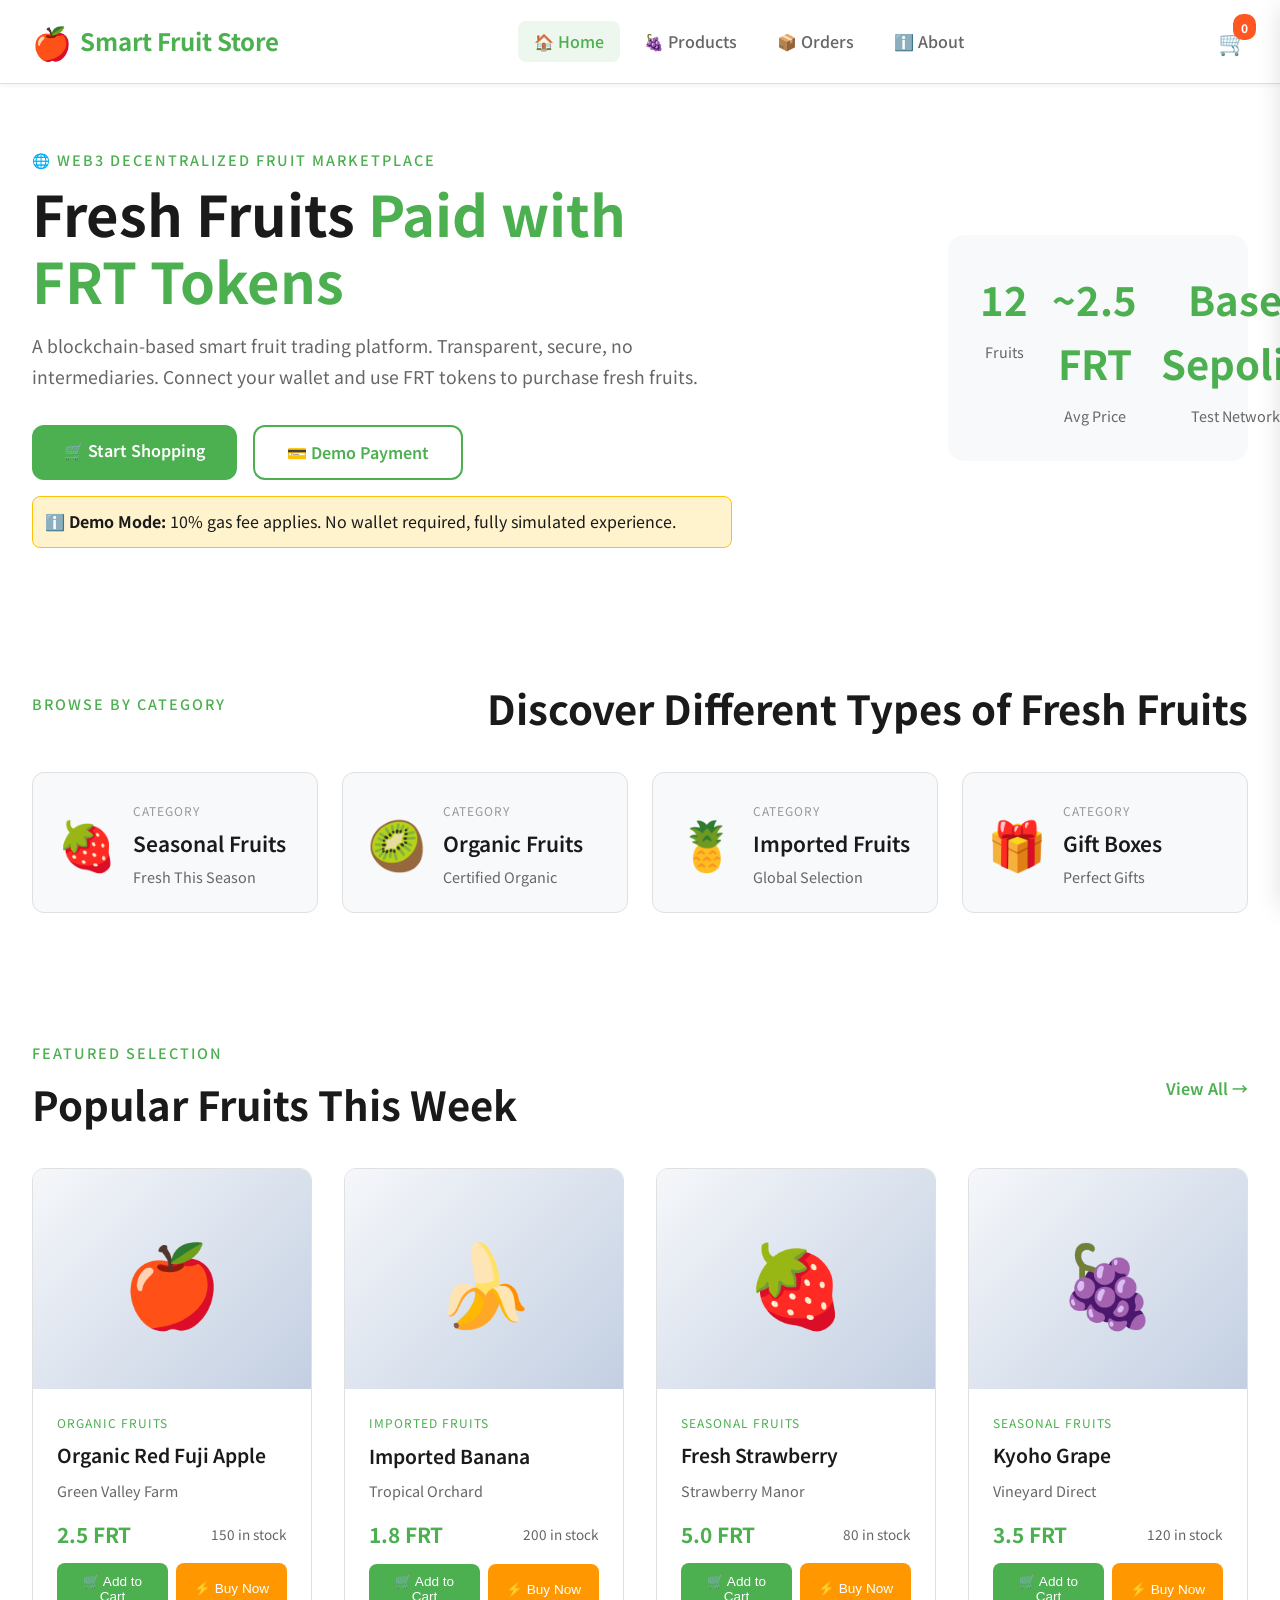
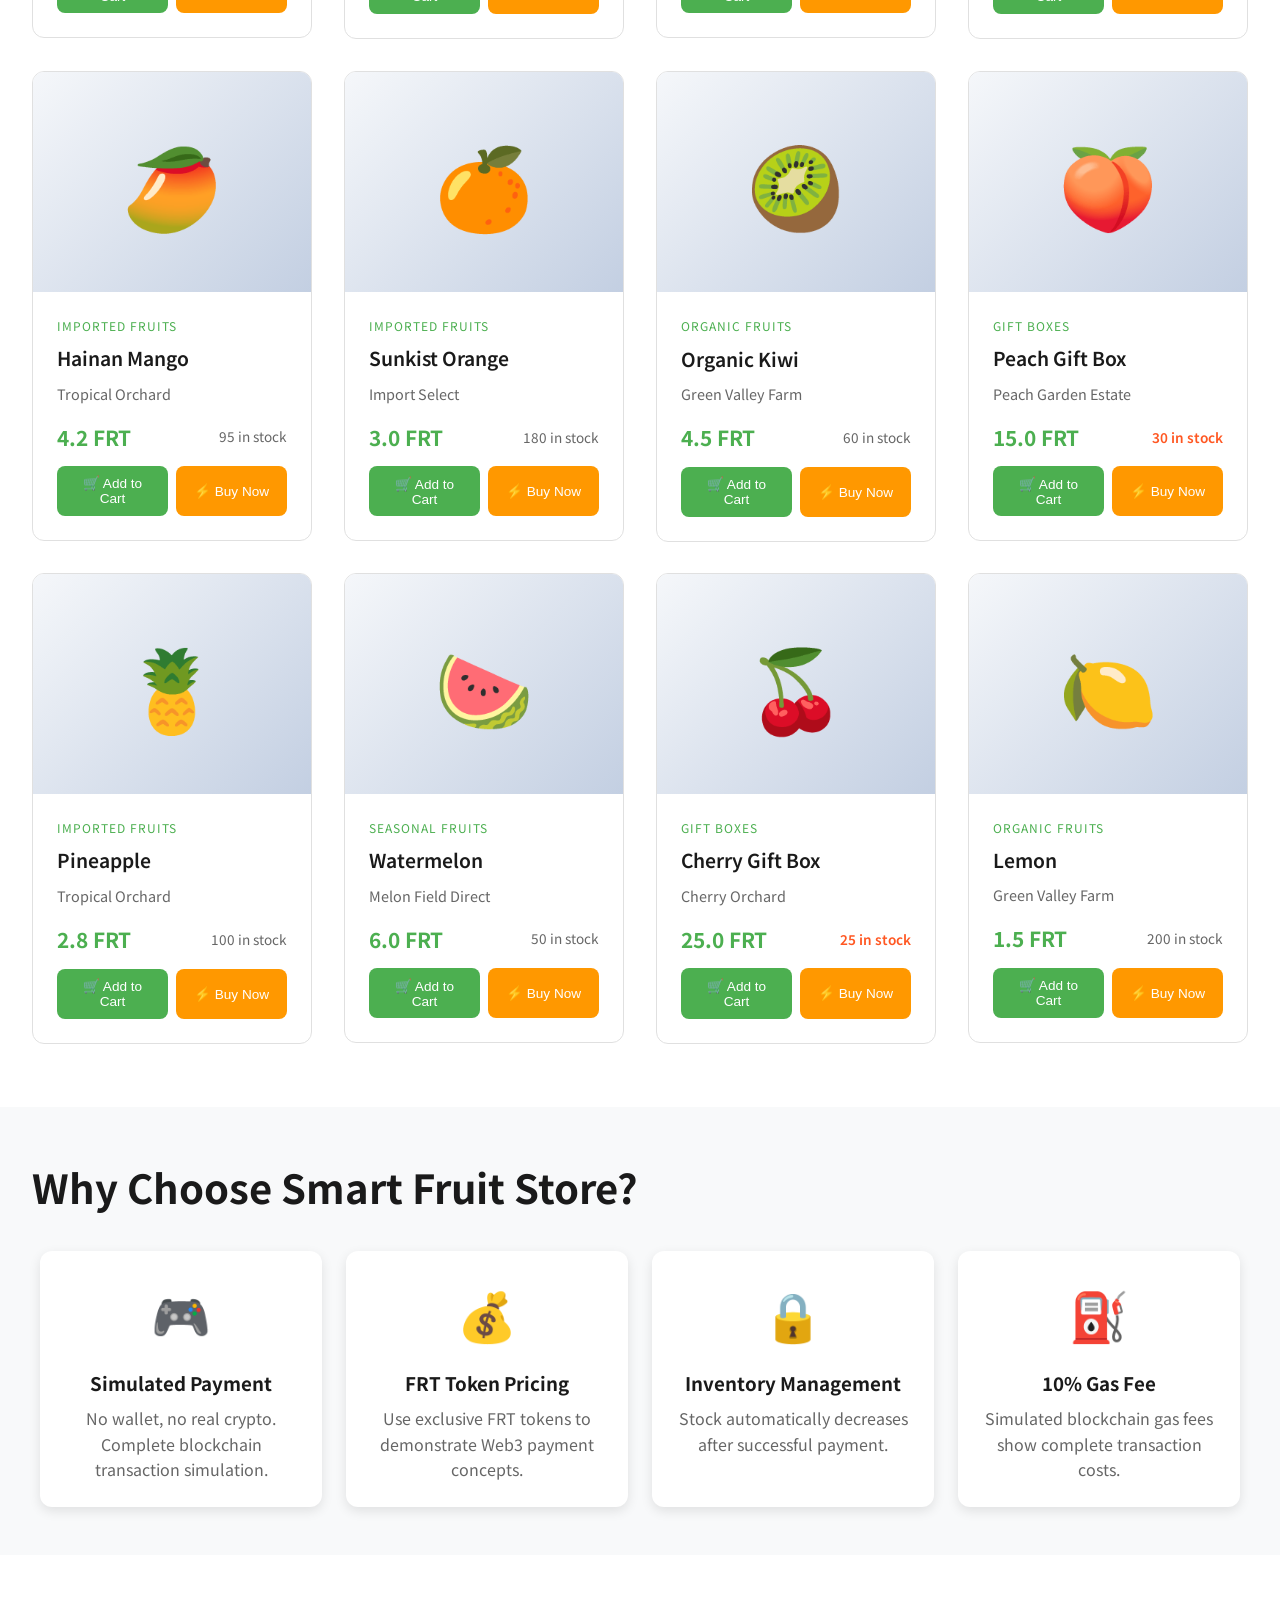
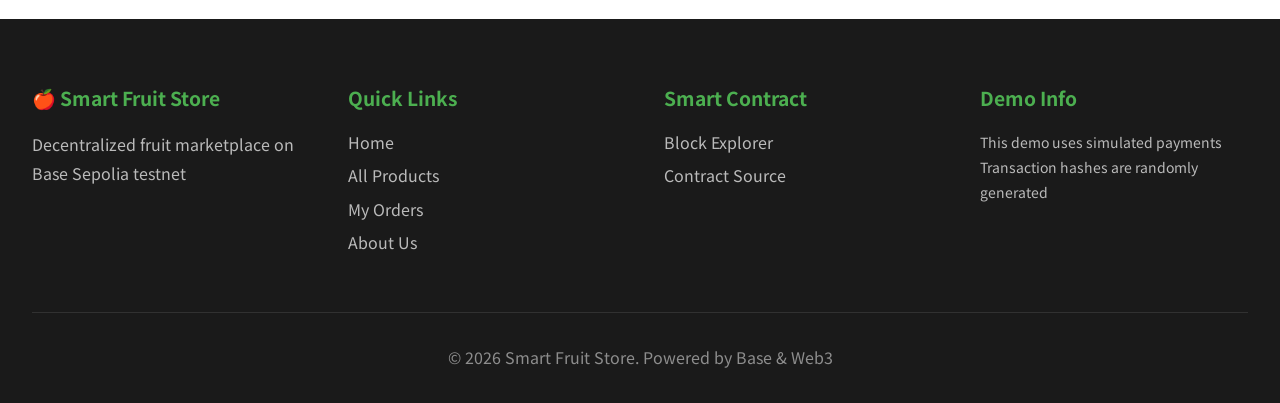
<file: index.html>
<!DOCTYPE html>
<html lang="en">
<head>
    <meta charset="UTF-8">
    <meta name="viewport" content="width=device-width, initial-scale=1.0">
    <title>Smart Fruit Store - Web3 Marketplace</title>
    <link rel="stylesheet" href="css/style.css">
    <link href="https://fonts.googleapis.com/css2?family=Noto+Sans+SC:wght@300;400;500;700&display=swap" rel="stylesheet">
</head>
<body class="page-home">
    <!-- Header Navigation -->
    <header class="header">
        <div class="header-content">
            <a href="index.html" class="logo">
                <span class="logo-icon">🍎</span>
                <span class="logo-text">Smart Fruit Store</span>
            </a>
            <nav class="navigation">
                <a href="index.html" class="nav-link active">🏠 Home</a>
                <a href="products.html" class="nav-link">🍇 Products</a>
                <a href="orders.html" class="nav-link">📦 Orders</a>
                <a href="about.html" class="nav-link">ℹ️ About</a>
            </nav>
            <div class="header-actions">
                <div class="cart-icon" onclick="toggleCart()">
                    🛒
                    <span class="cart-count" id="cartCount">0</span>
                </div>
            </div>
        </div>
    </header>

    <!-- Hero Section -->
    <main class="main-content">
        <section class="hero-section">
            <div class="hero-content">
                <p class="hero-subtitle">🌐 Web3 Decentralized Fruit Marketplace</p>
                <h1 class="hero-title">Fresh Fruits <span class="highlight">Paid with FRT Tokens</span></h1>
                <p class="hero-description">
                    A blockchain-based smart fruit trading platform. Transparent, secure, no intermediaries.
                    Connect your wallet and use FRT tokens to purchase fresh fruits.
                </p>
                <div class="hero-actions">
                    <a href="products.html" class="btn btn-primary">🛒 Start Shopping</a>
                    <a href="checkout.html" class="btn btn-secondary">💳 Demo Payment</a>
                </div>
                <div class="hero-notice" style="margin-top: 1rem; padding: 0.75rem; background: rgba(255,193,7,0.2); border-radius: 8px; border: 1px solid #ffc107;">
                    <strong>ℹ️ Demo Mode:</strong> 10% gas fee applies. No wallet required, fully simulated experience.
                </div>
            </div>
            <div class="hero-stats">
                <div class="stat-item">
                    <span class="stat-number" id="statProducts">12</span>
                    <span class="stat-label">Fruits</span>
                </div>
                <div class="stat-item">
                    <span class="stat-number" id="statPrice">~2.5 FRT</span>
                    <span class="stat-label">Avg Price</span>
                </div>
                <div class="stat-item">
                    <span class="stat-number">Base Sepolia</span>
                    <span class="stat-label">Test Network</span>
                </div>
            </div>
        </section>

        <!-- Categories Section -->
        <section class="categories-section">
            <div class="section-header">
                <p class="section-subtitle">Browse by Category</p>
                <h2 class="section-title">Discover Different Types of Fresh Fruits</h2>
            </div>
            <div class="categories-grid">
                <a href="products.html?category=seasonal" class="category-card">
                    <div class="category-icon">🍓</div>
                    <div class="category-info">
                        <span class="category-tag">Category</span>
                        <h3 class="category-name">Seasonal Fruits</h3>
                        <p class="category-count">Fresh This Season</p>
                    </div>
                </a>
                <a href="products.html?category=organic" class="category-card">
                    <div class="category-icon">🥝</div>
                    <div class="category-info">
                        <span class="category-tag">Category</span>
                        <h3 class="category-name">Organic Fruits</h3>
                        <p class="category-count">Certified Organic</p>
                    </div>
                </a>
                <a href="products.html?category=imported" class="category-card">
                    <div class="category-icon">🍍</div>
                    <div class="category-info">
                        <span class="category-tag">Category</span>
                        <h3 class="category-name">Imported Fruits</h3>
                        <p class="category-count">Global Selection</p>
                    </div>
                </a>
                <a href="products.html?category=gift" class="category-card">
                    <div class="category-icon">🎁</div>
                    <div class="category-info">
                        <span class="category-tag">Category</span>
                        <h3 class="category-name">Gift Boxes</h3>
                        <p class="category-count">Perfect Gifts</p>
                    </div>
                </a>
            </div>
        </section>

        <!-- Featured Products -->
        <section class="products-section" id="products">
            <div class="section-header">
                <div class="section-title-wrapper">
                    <p class="section-subtitle">Featured Selection</p>
                    <h2 class="section-title">Popular Fruits This Week</h2>
                </div>
                <a href="products.html" class="view-all-link">View All →</a>
            </div>
            <div class="products-grid" id="productsGrid">
                <!-- Products rendered by JavaScript -->
            </div>
        </section>

        <!-- Features Section -->
        <section class="features-section">
            <div class="section-header">
                <h2 class="section-title">Why Choose Smart Fruit Store?</h2>
            </div>
            <div class="features-grid">
                <div class="feature-card">
                    <div class="feature-icon">🎮</div>
                    <h3>Simulated Payment</h3>
                    <p>No wallet, no real crypto. Complete blockchain transaction simulation.</p>
                </div>
                <div class="feature-card">
                    <div class="feature-icon">💰</div>
                    <h3>FRT Token Pricing</h3>
                    <p>Use exclusive FRT tokens to demonstrate Web3 payment concepts.</p>
                </div>
                <div class="feature-card">
                    <div class="feature-icon">🔒</div>
                    <h3>Inventory Management</h3>
                    <p>Stock automatically decreases after successful payment.</p>
                </div>
                <div class="feature-card">
                    <div class="feature-icon">⛽</div>
                    <h3>10% Gas Fee</h3>
                    <p>Simulated blockchain gas fees show complete transaction costs.</p>
                </div>
            </div>
        </section>
    </main>

    <!-- Cart Sidebar -->
    <div class="cart-sidebar" id="cartSidebar">
        <div class="cart-header">
            <h3>🛒 My Cart</h3>
            <button class="close-cart" onclick="toggleCart()">×</button>
        </div>
        <div class="cart-items" id="cartItems">
            <p class="empty-cart">Your cart is empty</p>
        </div>
        <div class="cart-footer">
            <div class="cart-total">
                <span>Subtotal:</span>
                <span class="total-amount" id="cartTotal">0 FRT</span>
            </div>
            <div class="cart-fee">
                <span>Gas Fee (10%):</span>
                <span class="fee-amount" id="cartFee">0 FRT</span>
            </div>
            <div class="cart-grand-total">
                <span>Total:</span>
                <span class="grand-total-amount" id="cartGrandTotal">0 FRT</span>
            </div>
            <a href="checkout.html" class="checkout-btn">💳 Checkout</a>
        </div>
    </div>

    <!-- Footer -->
    <footer class="footer">
        <div class="footer-content">
            <div class="footer-section">
                <h4>🍎 Smart Fruit Store</h4>
                <p>Decentralized fruit marketplace on Base Sepolia testnet</p>
            </div>
            <div class="footer-section">
                <h4>Quick Links</h4>
                <a href="index.html">Home</a>
                <a href="products.html">All Products</a>
                <a href="orders.html">My Orders</a>
                <a href="about.html">About Us</a>
            </div>
            <div class="footer-section">
                <h4>Smart Contract</h4>
                <a href="https://sepolia.basescan.org" target="_blank">Block Explorer</a>
                <a href="contracts/FruitStore.sol">Contract Source</a>
            </div>
            <div class="footer-section">
                <h4>Demo Info</h4>
                <p style="font-size: 0.875rem;">
                    This demo uses simulated payments<br>
                    Transaction hashes are randomly generated
                </p>
            </div>
        </div>
        <div class="footer-bottom">
            <p>&copy; 2026 Smart Fruit Store. Powered by Base & Web3</p>
        </div>
    </footer>

    <script src="js/app.js"></script>
    <script src="js/contract.js"></script>
</body>
</html>
</file>
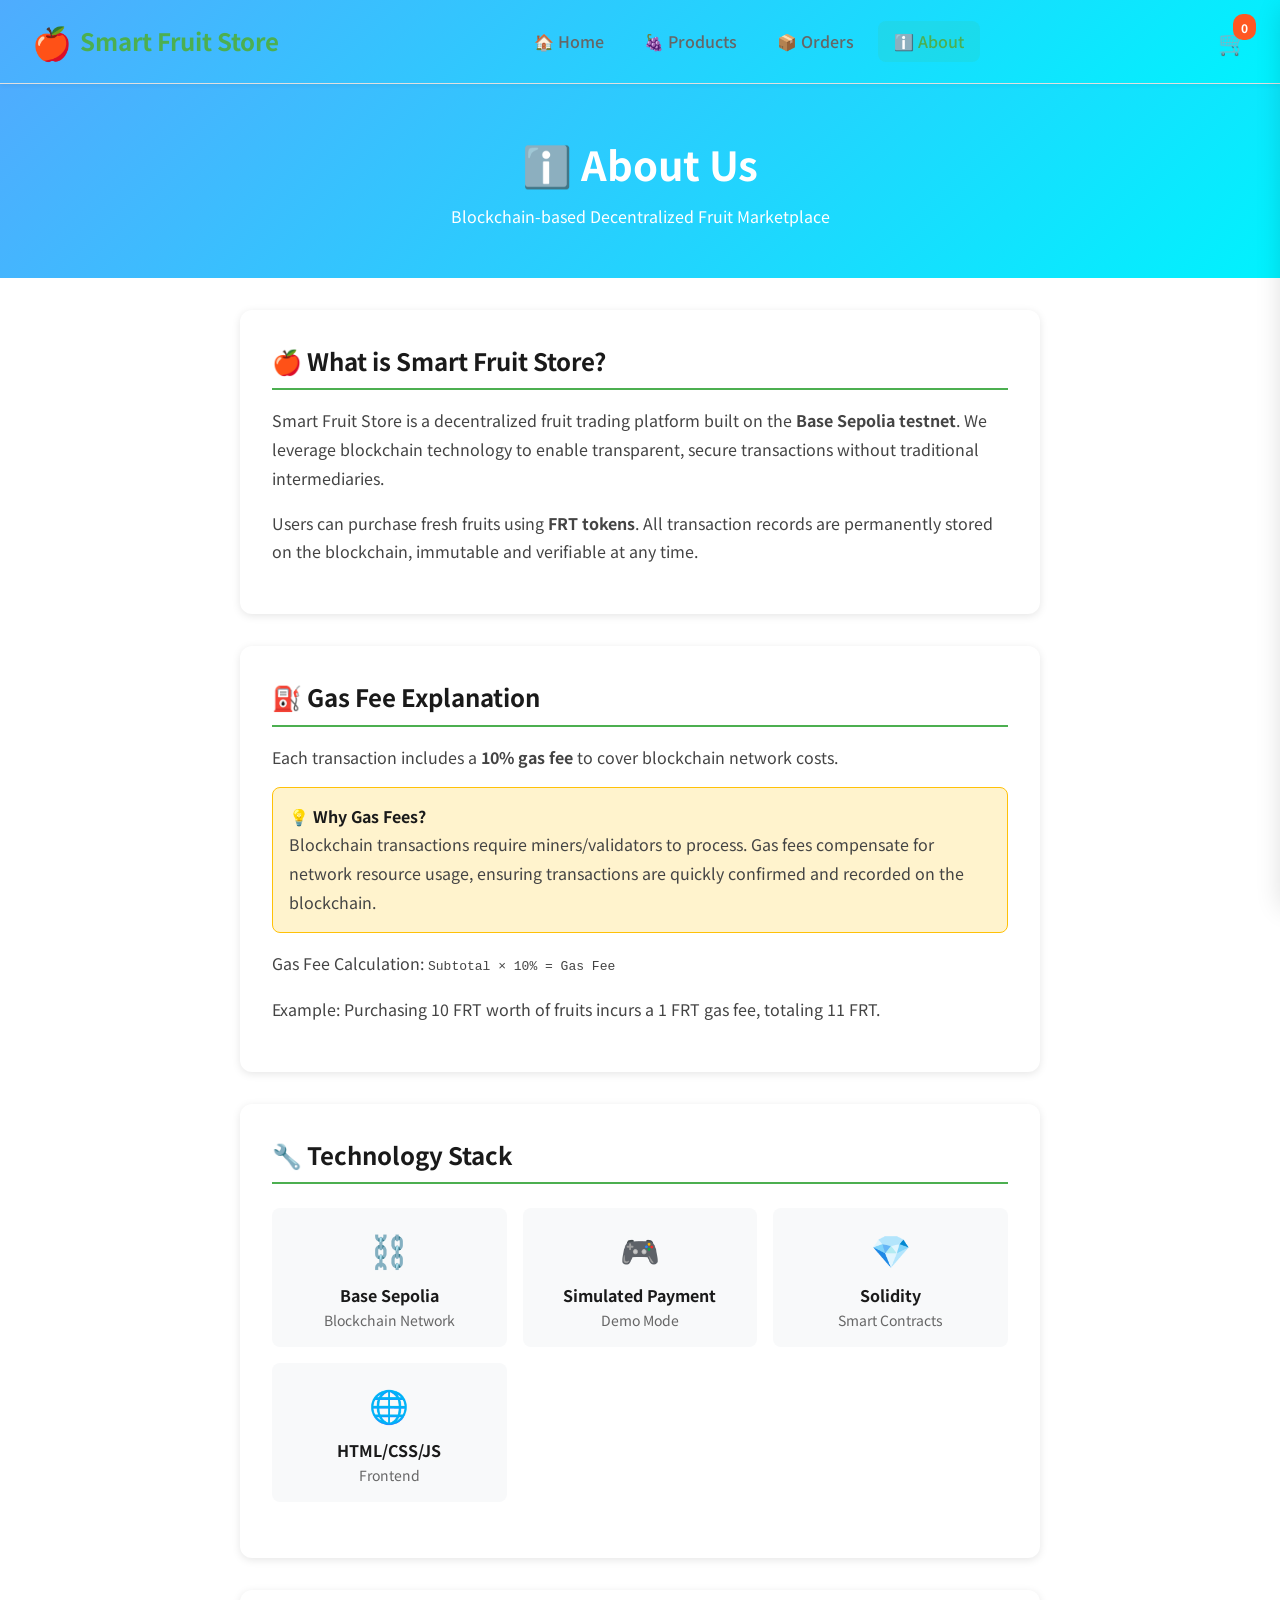
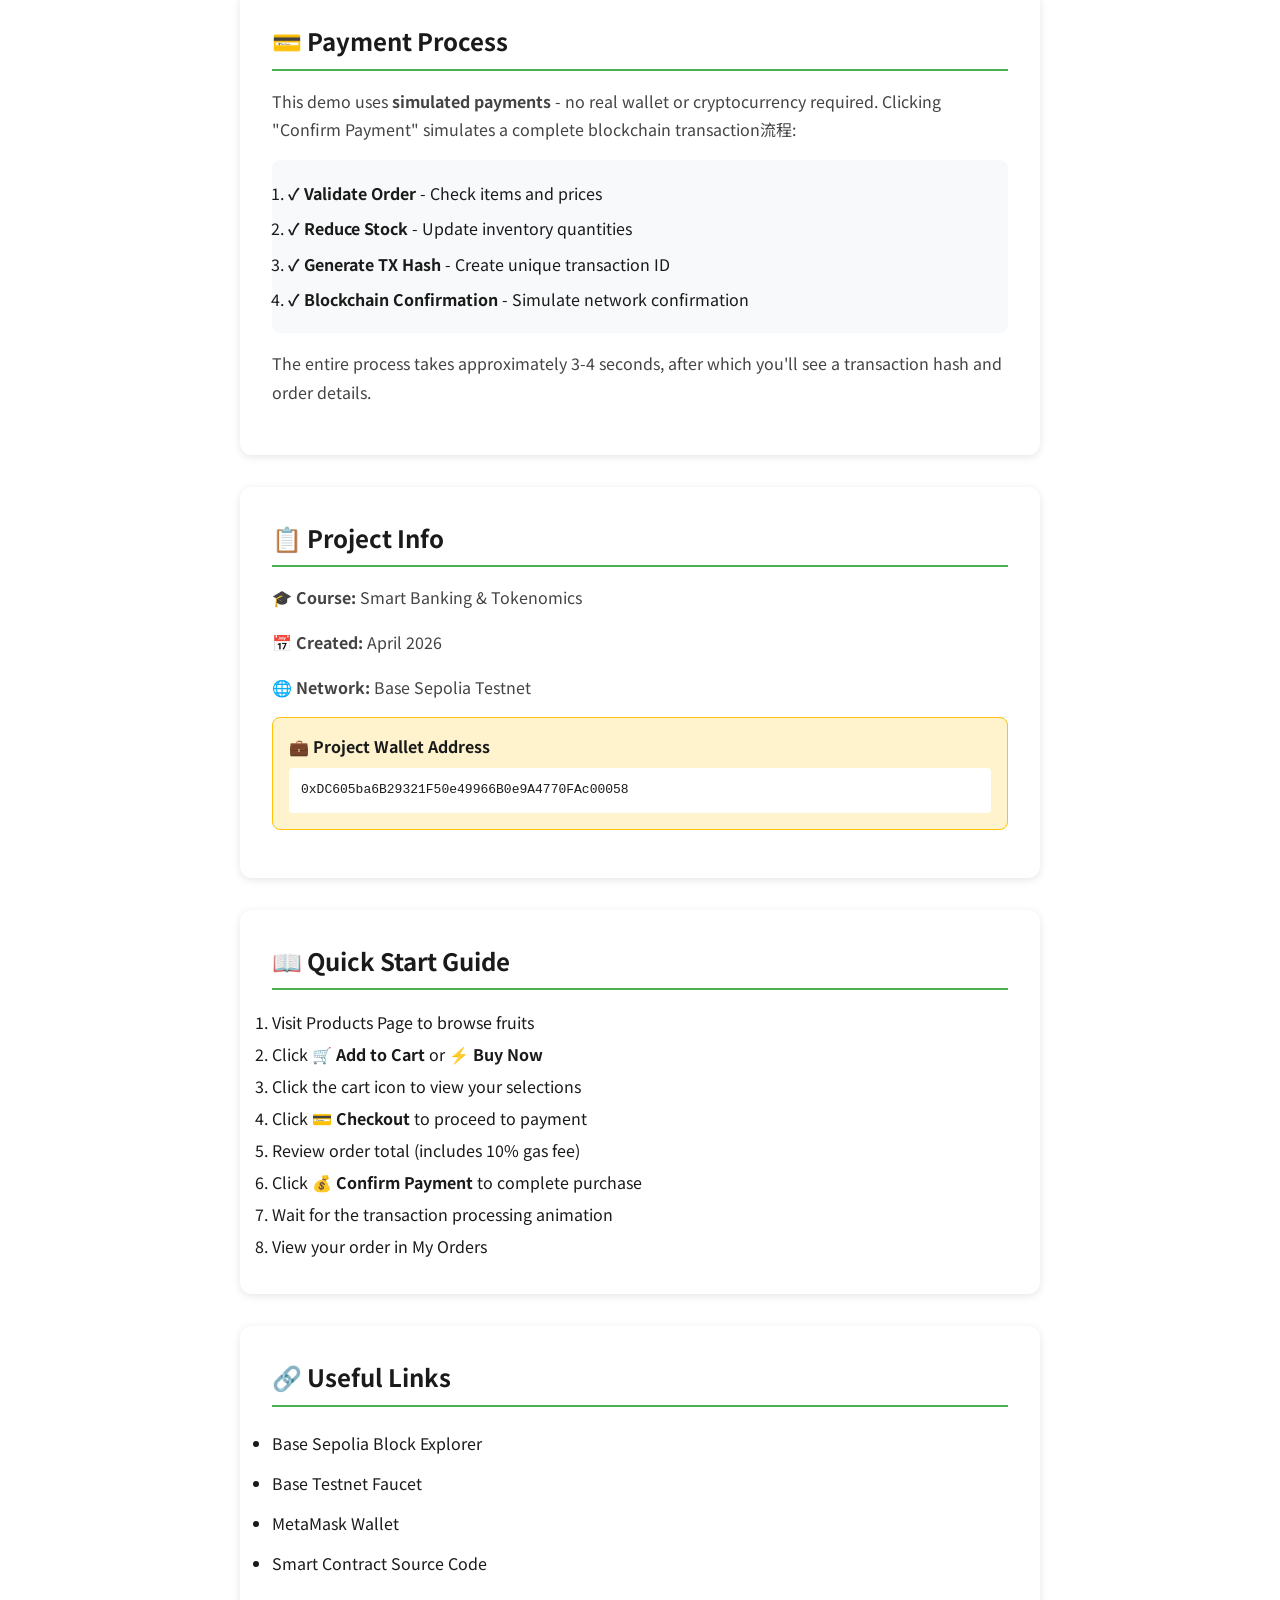
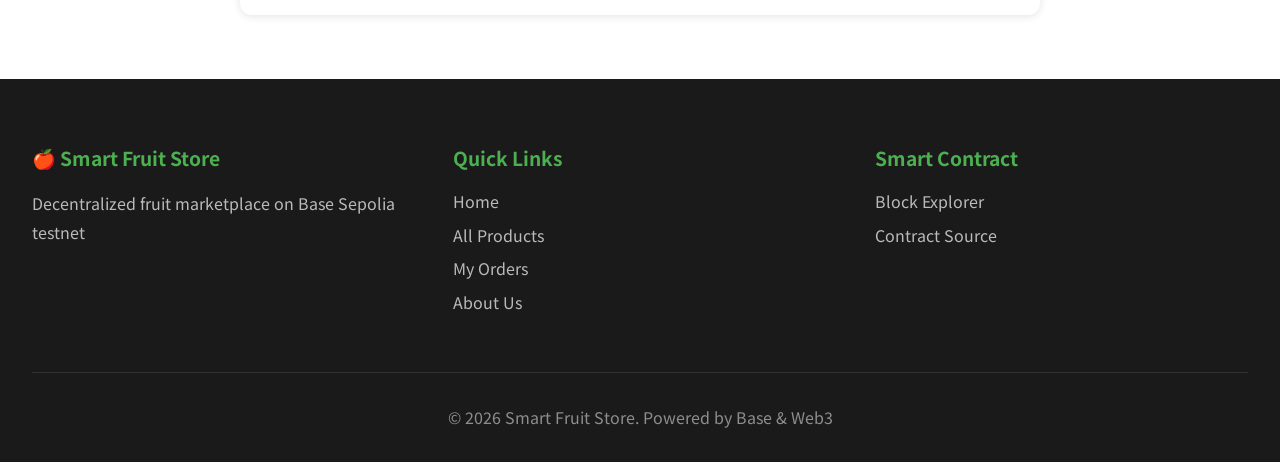
<file: about.html>
<!DOCTYPE html>
<html lang="en">
<head>
    <meta charset="UTF-8">
    <meta name="viewport" content="width=device-width, initial-scale=1.0">
    <title>About Us - Smart Fruit Store</title>
    <link rel="stylesheet" href="css/style.css">
    <link href="https://fonts.googleapis.com/css2?family=Noto+Sans+SC:wght@300;400;500;700&display=swap" rel="stylesheet">
    <style>
        .page-about .header {
            background: linear-gradient(135deg, #4facfe 0%, #00f2fe 100%);
        }
        .about-hero {
            background: linear-gradient(135deg, #4facfe 0%, #00f2fe 100%);
            color: white;
            padding: 3rem 2rem;
            text-align: center;
        }
        .about-hero h1 {
            font-size: 2.5rem;
            margin-bottom: 0.5rem;
        }
        .about-section {
            max-width: 800px;
            margin: 2rem auto;
            padding: 2rem;
            background: white;
            border-radius: 12px;
            box-shadow: 0 2px 8px rgba(0,0,0,0.1);
        }
        .about-section h2 {
            color: #1a1a1a;
            margin-bottom: 1rem;
            padding-bottom: 0.5rem;
            border-bottom: 2px solid #4CAF50;
        }
        .about-section p {
            line-height: 1.8;
            color: #444;
            margin-bottom: 1rem;
        }
        .tech-stack {
            display: grid;
            grid-template-columns: repeat(auto-fit, minmax(200px, 1fr));
            gap: 1rem;
            margin: 1.5rem 0;
        }
        .tech-item {
            background: #f8f9fa;
            padding: 1rem;
            border-radius: 8px;
            text-align: center;
        }
        .tech-icon {
            font-size: 2rem;
            margin-bottom: 0.5rem;
        }
        .wallet-card {
            background: #fff3cd;
            border: 1px solid #ffc107;
            border-radius: 8px;
            padding: 1rem;
            margin: 1rem 0;
        }
        .wallet-address {
            font-family: monospace;
            background: white;
            padding: 0.75rem;
            border-radius: 4px;
            word-break: break-all;
            margin-top: 0.5rem;
        }
    </style>
</head>
<body class="page-about">
    <!-- Header Navigation -->
    <header class="header">
        <div class="header-content">
            <a href="index.html" class="logo">
                <span class="logo-icon">🍎</span>
                <span class="logo-text">Smart Fruit Store</span>
            </a>
            <nav class="navigation">
                <a href="index.html" class="nav-link">🏠 Home</a>
                <a href="products.html" class="nav-link">🍇 Products</a>
                <a href="orders.html" class="nav-link">📦 Orders</a>
                <a href="about.html" class="nav-link active">ℹ️ About</a>
            </nav>
            <div class="header-actions">
                <div class="cart-icon" onclick="toggleCart()">
                    🛒
                    <span class="cart-count" id="cartCount">0</span>
                </div>
            </div>
        </div>
    </header>

    <!-- Page Hero -->
    <section class="about-hero">
        <h1>ℹ️ About Us</h1>
        <p>Blockchain-based Decentralized Fruit Marketplace</p>
    </section>

    <!-- Main Content -->
    <main class="main-content">
        <div class="about-section">
            <h2>🍎 What is Smart Fruit Store?</h2>
            <p>
                Smart Fruit Store is a decentralized fruit trading platform built on the 
                <strong>Base Sepolia testnet</strong>. We leverage blockchain technology 
                to enable transparent, secure transactions without traditional intermediaries.
            </p>
            <p>
                Users can purchase fresh fruits using <strong>FRT tokens</strong>. All 
                transaction records are permanently stored on the blockchain, immutable 
                and verifiable at any time.
            </p>
        </div>

        <div class="about-section">
            <h2>⛽ Gas Fee Explanation</h2>
            <p>
                Each transaction includes a <strong>10% gas fee</strong> to cover blockchain network costs.
            </p>
            <div class="wallet-card">
                <strong>💡 Why Gas Fees?</strong>
                <p style="margin-bottom: 0;">
                    Blockchain transactions require miners/validators to process. Gas fees 
                    compensate for network resource usage, ensuring transactions are quickly 
                    confirmed and recorded on the blockchain.
                </p>
            </div>
            <p>
                Gas Fee Calculation: <code>Subtotal × 10% = Gas Fee</code>
            </p>
            <p>
                Example: Purchasing 10 FRT worth of fruits incurs a 1 FRT gas fee, 
                totaling 11 FRT.
            </p>
        </div>

        <div class="about-section">
            <h2>🔧 Technology Stack</h2>
            <div class="tech-stack">
                <div class="tech-item">
                    <div class="tech-icon">⛓️</div>
                    <strong>Base Sepolia</strong>
                    <div style="font-size: 0.875rem; color: #666;">Blockchain Network</div>
                </div>
                <div class="tech-item">
                    <div class="tech-icon">🎮</div>
                    <strong>Simulated Payment</strong>
                    <div style="font-size: 0.875rem; color: #666;">Demo Mode</div>
                </div>
                <div class="tech-item">
                    <div class="tech-icon">💎</div>
                    <strong>Solidity</strong>
                    <div style="font-size: 0.875rem; color: #666;">Smart Contracts</div>
                </div>
                <div class="tech-item">
                    <div class="tech-icon">🌐</div>
                    <strong>HTML/CSS/JS</strong>
                    <div style="font-size: 0.875rem; color: #666;">Frontend</div>
                </div>
            </div>
        </div>

        <div class="about-section">
            <h2>💳 Payment Process</h2>
            <p>
                This demo uses <strong>simulated payments</strong> - no real wallet or 
                cryptocurrency required. Clicking "Confirm Payment" simulates a complete 
                blockchain transaction流程:
            </p>
            <div style="background: #f8f9fa; padding: 1rem; border-radius: 8px; margin: 1rem 0;">
                <ol style="line-height: 2.2;">
                    <li><strong>✓ Validate Order</strong> - Check items and prices</li>
                    <li><strong>✓ Reduce Stock</strong> - Update inventory quantities</li>
                    <li><strong>✓ Generate TX Hash</strong> - Create unique transaction ID</li>
                    <li><strong>✓ Blockchain Confirmation</strong> - Simulate network confirmation</li>
                </ol>
            </div>
            <p>
                The entire process takes approximately 3-4 seconds, after which you'll 
                see a transaction hash and order details.
            </p>
        </div>

        <div class="about-section">
            <h2>📋 Project Info</h2>
            <p><strong>🎓 Course:</strong> Smart Banking & Tokenomics</p>
            <p><strong>📅 Created:</strong> April 2026</p>
            <p><strong>🌐 Network:</strong> Base Sepolia Testnet</p>
            
            <div class="wallet-card">
                <strong>💼 Project Wallet Address</strong>
                <div class="wallet-address">
                    0xDC605ba6B29321F50e49966B0e9A4770FAc00058
                </div>
            </div>
        </div>

        <div class="about-section">
            <h2>📖 Quick Start Guide</h2>
            <ol style="line-height: 2;">
                <li>Visit <a href="products.html">Products Page</a> to browse fruits</li>
                <li>Click <strong>🛒 Add to Cart</strong> or <strong>⚡ Buy Now</strong></li>
                <li>Click the cart icon to view your selections</li>
                <li>Click <strong>💳 Checkout</strong> to proceed to payment</li>
                <li>Review order total (includes 10% gas fee)</li>
                <li>Click <strong>💰 Confirm Payment</strong> to complete purchase</li>
                <li>Wait for the transaction processing animation</li>
                <li>View your order in <a href="orders.html">My Orders</a></li>
            </ol>
        </div>

        <div class="about-section">
            <h2>🔗 Useful Links</h2>
            <ul style="line-height: 2.5;">
                <li><a href="https://sepolia.basescan.org/" target="_blank">Base Sepolia Block Explorer</a></li>
                <li><a href="https://faucet.base.org/" target="_blank">Base Testnet Faucet</a></li>
                <li><a href="https://metamask.io/" target="_blank">MetaMask Wallet</a></li>
                <li><a href="contracts/FruitStore.sol">Smart Contract Source Code</a></li>
            </ul>
        </div>
    </main>

    <!-- Cart Sidebar -->
    <div class="cart-sidebar" id="cartSidebar">
        <div class="cart-header">
            <h3>🛒 My Cart</h3>
            <button class="close-cart" onclick="toggleCart()">×</button>
        </div>
        <div class="cart-items" id="cartItems">
            <p class="empty-cart">Your cart is empty</p>
        </div>
        <div class="cart-footer">
            <div class="cart-total">
                <span>Subtotal:</span>
                <span class="total-amount" id="cartTotal">0 FRT</span>
            </div>
            <div class="cart-fee">
                <span>Gas Fee (10%):</span>
                <span class="fee-amount" id="cartFee">0 FRT</span>
            </div>
            <div class="cart-grand-total">
                <span>Total:</span>
                <span class="grand-total-amount" id="cartGrandTotal">0 FRT</span>
            </div>
            <a href="checkout.html" class="checkout-btn">💳 Checkout</a>
        </div>
    </div>

    <!-- Footer -->
    <footer class="footer">
        <div class="footer-content">
            <div class="footer-section">
                <h4>🍎 Smart Fruit Store</h4>
                <p>Decentralized fruit marketplace on Base Sepolia testnet</p>
            </div>
            <div class="footer-section">
                <h4>Quick Links</h4>
                <a href="index.html">Home</a>
                <a href="products.html">All Products</a>
                <a href="orders.html">My Orders</a>
                <a href="about.html">About Us</a>
            </div>
            <div class="footer-section">
                <h4>Smart Contract</h4>
                <a href="https://sepolia.basescan.org" target="_blank">Block Explorer</a>
                <a href="contracts/FruitStore.sol">Contract Source</a>
            </div>
        </div>
        <div class="footer-bottom">
            <p>&copy; 2026 Smart Fruit Store. Powered by Base & Web3</p>
        </div>
    </footer>

    <script src="js/app.js"></script>
    <script src="js/contract.js"></script>
</body>
</html>
</file>
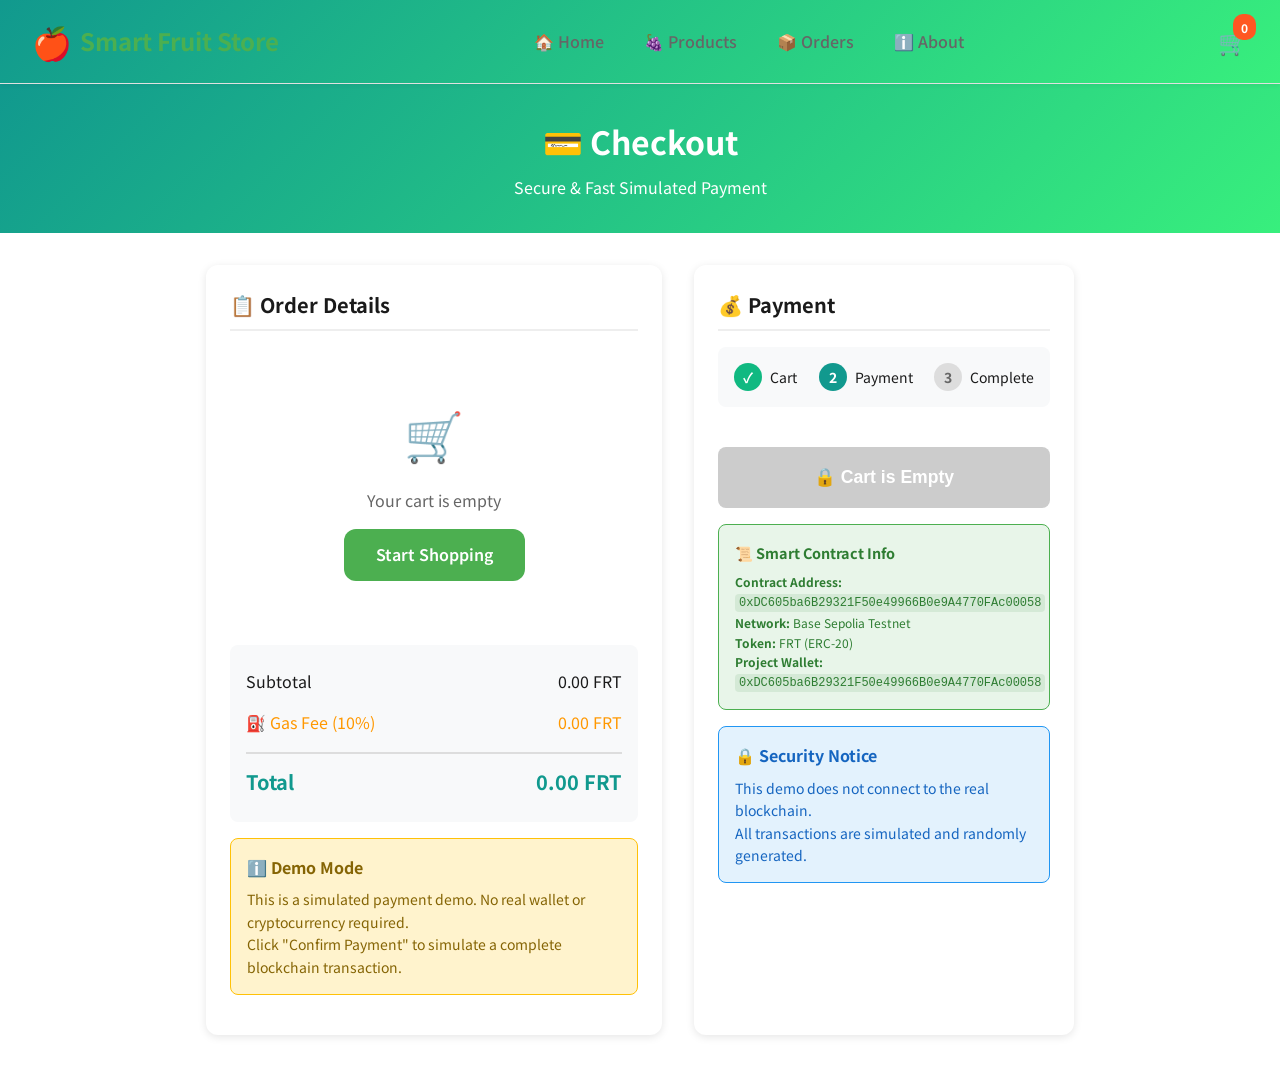
<file: checkout.html>
<!DOCTYPE html>
<html lang="en">
<head>
    <meta charset="UTF-8">
    <meta name="viewport" content="width=device-width, initial-scale=1.0">
    <title>Checkout - Smart Fruit Store</title>
    <link rel="stylesheet" href="css/style.css">
    <link href="https://fonts.googleapis.com/css2?family=Noto+Sans+SC:wght@300;400;500;700&display=swap" rel="stylesheet">
    <style>
        .page-checkout .header {
            background: linear-gradient(135deg, #11998e 0%, #38ef7d 100%);
        }
        .checkout-hero {
            background: linear-gradient(135deg, #11998e 0%, #38ef7d 100%);
            color: white;
            padding: 2rem;
            text-align: center;
        }
        .checkout-hero h1 {
            font-size: 2rem;
            margin-bottom: 0.5rem;
        }
        .checkout-container {
            max-width: 900px;
            margin: 2rem auto;
            padding: 0 1rem;
            display: grid;
            grid-template-columns: 1fr 380px;
            gap: 2rem;
        }
        @media (max-width: 768px) {
            .checkout-container {
                grid-template-columns: 1fr;
            }
        }
        .order-section, .payment-section {
            background: white;
            border-radius: 12px;
            padding: 1.5rem;
            box-shadow: 0 2px 8px rgba(0,0,0,0.1);
        }
        .section-title {
            font-size: 1.25rem;
            margin-bottom: 1rem;
            padding-bottom: 0.5rem;
            border-bottom: 2px solid #eee;
        }
        .order-item {
            display: flex;
            justify-content: space-between;
            align-items: center;
            padding: 1rem 0;
            border-bottom: 1px solid #f0f0f0;
        }
        .order-item:last-child {
            border-bottom: none;
        }
        .item-left {
            display: flex;
            align-items: center;
            gap: 1rem;
        }
        .item-image {
            font-size: 2rem;
        }
        .item-info h4 {
            margin: 0;
            font-size: 1rem;
        }
        .item-info p {
            margin: 0.25rem 0 0;
            color: #666;
            font-size: 0.875rem;
        }
        .item-right {
            text-align: right;
        }
        .item-price {
            font-weight: bold;
            color: #4CAF50;
        }
        .price-summary {
            background: #f8f9fa;
            border-radius: 8px;
            padding: 1rem;
            margin-top: 1rem;
        }
        .price-row {
            display: flex;
            justify-content: space-between;
            padding: 0.5rem 0;
        }
        .price-row.fee {
            color: #ff9800;
        }
        .price-row.total {
            font-size: 1.25rem;
            font-weight: bold;
            border-top: 2px solid #ddd;
            margin-top: 0.5rem;
            padding-top: 0.75rem;
            color: #11998e;
        }
        .notice-card {
            background: #fff3cd;
            border: 1px solid #ffc107;
            border-radius: 8px;
            padding: 1rem;
            margin-bottom: 1rem;
        }
        .notice-card h4 {
            margin: 0 0 0.5rem;
            color: #856404;
        }
        .notice-card p {
            margin: 0;
            color: #856404;
            font-size: 0.875rem;
            line-height: 1.6;
        }
        .step-indicator {
            display: flex;
            justify-content: space-between;
            margin-bottom: 1.5rem;
            padding: 1rem;
            background: #f8f9fa;
            border-radius: 8px;
        }
        .step {
            display: flex;
            align-items: center;
            gap: 0.5rem;
            font-size: 0.875rem;
        }
        .step-number {
            width: 28px;
            height: 28px;
            border-radius: 50%;
            background: #ddd;
            color: #666;
            display: flex;
            align-items: center;
            justify-content: center;
            font-weight: bold;
            font-size: 0.875rem;
        }
        .step.active .step-number {
            background: #11998e;
            color: white;
        }
        .step.completed .step-number {
            background: #10b981;
            color: white;
        }
        .success-overlay {
            position: fixed;
            top: 0;
            left: 0;
            right: 0;
            bottom: 0;
            background: rgba(0,0,0,0.8);
            display: flex;
            align-items: center;
            justify-content: center;
            z-index: 9999;
        }
        .success-modal {
            background: white;
            border-radius: 16px;
            padding: 3rem;
            text-align: center;
            max-width: 500px;
            margin: 1rem;
            animation: slideUp 0.3s ease;
        }
        @keyframes slideUp {
            from { transform: translateY(50px); opacity: 0; }
            to { transform: translateY(0); opacity: 1; }
        }
        .success-icon {
            font-size: 5rem;
            margin-bottom: 1rem;
        }
        .tx-hash {
            background: #f8f9fa;
            padding: 0.75rem;
            border-radius: 8px;
            font-family: monospace;
            font-size: 0.75rem;
            word-break: break-all;
            margin: 1rem 0;
            border: 1px solid #ddd;
        }
        .pay-btn {
            width: 100%;
            padding: 1.25rem;
            background: linear-gradient(135deg, #11998e 0%, #38ef7d 100%);
            color: white;
            border: none;
            border-radius: 8px;
            font-size: 1.1rem;
            font-weight: bold;
            cursor: pointer;
            transition: all 0.3s;
            margin-top: 1rem;
        }
        .pay-btn:hover {
            transform: translateY(-2px);
            box-shadow: 0 4px 12px rgba(17, 153, 142, 0.4);
        }
        .pay-btn:disabled {
            background: #ccc;
            cursor: not-allowed;
            transform: none;
            box-shadow: none;
        }
        .contract-info {
            background: #e8f5e9;
            border: 1px solid #4CAF50;
            border-radius: 8px;
            padding: 1rem;
            margin-top: 1rem;
        }
        .contract-info h4 {
            margin: 0 0 0.5rem;
            color: #2e7d32;
            font-size: 0.9rem;
        }
        .contract-info p {
            margin: 0;
            color: #2e7d32;
            font-size: 0.75rem;
            line-height: 1.6;
        }
        .contract-info code {
            background: rgba(46, 125, 50, 0.1);
            padding: 0.125rem 0.25rem;
            border-radius: 4px;
            font-family: monospace;
        }
        .processing-state {
            text-align: center;
            padding: 2rem;
        }
        .spinner {
            width: 50px;
            height: 50px;
            border: 4px solid #f3f3f3;
            border-top: 4px solid #11998e;
            border-radius: 50%;
            animation: spin 1s linear infinite;
            margin: 0 auto 1rem;
        }
        @keyframes spin {
            0% { transform: rotate(0deg); }
            100% { transform: rotate(360deg); }
        }
        .progress-steps {
            margin-top: 1.5rem;
        }
        .progress-step {
            display: flex;
            align-items: center;
            gap: 0.75rem;
            padding: 0.75rem 0;
            opacity: 0.5;
        }
        .progress-step.active {
            opacity: 1;
        }
        .progress-step.completed {
            opacity: 1;
        }
        .progress-step.completed .step-icon {
            background: #10b981;
        }
        .progress-step.active .step-icon {
            background: #11998e;
            animation: pulse 1.5s infinite;
        }
        @keyframes pulse {
            0%, 100% { transform: scale(1); }
            50% { transform: scale(1.1); }
        }
        .step-icon {
            width: 32px;
            height: 32px;
            border-radius: 50%;
            background: #ddd;
            color: white;
            display: flex;
            align-items: center;
            justify-content: center;
            font-size: 0.875rem;
            flex-shrink: 0;
        }
        .step-text {
            font-size: 0.9rem;
            color: #666;
        }
    </style>
</head>
<body class="page-checkout">
    <!-- Header Navigation -->
    <header class="header">
        <div class="header-content">
            <a href="index.html" class="logo">
                <span class="logo-icon">🍎</span>
                <span class="logo-text">Smart Fruit Store</span>
            </a>
            <nav class="navigation">
                <a href="index.html" class="nav-link">🏠 Home</a>
                <a href="products.html" class="nav-link">🍇 Products</a>
                <a href="orders.html" class="nav-link">📦 Orders</a>
                <a href="about.html" class="nav-link">ℹ️ About</a>
            </nav>
            <div class="header-actions">
                <div class="cart-icon" onclick="toggleCart()">
                    🛒
                    <span class="cart-count" id="cartCount">0</span>
                </div>
            </div>
        </div>
    </header>

    <!-- Page Hero -->
    <section class="checkout-hero">
        <h1>💳 Checkout</h1>
        <p>Secure & Fast Simulated Payment</p>
    </section>

    <!-- Main Content -->
    <main class="main-content">
        <div class="checkout-container">
            <!-- Left: Order Details -->
            <div class="order-section">
                <h2 class="section-title">📋 Order Details</h2>
                <div id="orderItems">
                    <!-- Order items rendered by JavaScript -->
                </div>
                
                <div class="price-summary">
                    <div class="price-row">
                        <span>Subtotal</span>
                        <span id="subtotal">0 FRT</span>
                    </div>
                    <div class="price-row fee">
                        <span>⛽ Gas Fee (10%)</span>
                        <span id="gasFee">0 FRT</span>
                    </div>
                    <div class="price-row total">
                        <span>Total</span>
                        <span id="total">0 FRT</span>
                    </div>
                </div>

                <div class="notice-card" style="margin-top: 1rem;">
                    <h4>ℹ️ Demo Mode</h4>
                    <p>
                        This is a simulated payment demo. No real wallet or cryptocurrency required.<br>
                        Click "Confirm Payment" to simulate a complete blockchain transaction.
                    </p>
                </div>
            </div>

            <!-- Right: Payment Section -->
            <div class="payment-section">
                <h2 class="section-title">💰 Payment</h2>
                
                <!-- Step Indicator -->
                <div class="step-indicator">
                    <div class="step completed">
                        <div class="step-number">✓</div>
                        <span>Cart</span>
                    </div>
                    <div class="step active">
                        <div class="step-number">2</div>
                        <span>Payment</span>
                    </div>
                    <div class="step">
                        <div class="step-number">3</div>
                        <span>Complete</span>
                    </div>
                </div>

                <!-- Payment Button -->
                <button class="pay-btn" id="payBtn" onclick="processPayment()" disabled>
                    💰 Confirm Payment
                </button>

                <!-- Processing State (hidden initially) -->
                <div id="processingState" class="processing-state" style="display: none;">
                    <div class="spinner"></div>
                    <p style="font-weight: 500; margin-bottom: 0.5rem;">Processing Transaction...</p>
                    <p style="color: #666; font-size: 0.875rem;">Please wait, simulating blockchain confirmation</p>
                    
                    <div class="progress-steps">
                        <div class="progress-step" id="step1">
                            <div class="step-icon">1</div>
                            <div class="step-text">Validating Order</div>
                        </div>
                        <div class="progress-step" id="step2">
                            <div class="step-icon">2</div>
                            <div class="step-text">Reducing Stock</div>
                        </div>
                        <div class="progress-step" id="step3">
                            <div class="step-icon">3</div>
                            <div class="step-text">Generating TX Hash</div>
                        </div>
                        <div class="progress-step" id="step4">
                            <div class="step-icon">4</div>
                            <div class="step-text">Blockchain Confirmation</div>
                        </div>
                    </div>
                </div>

                <!-- Contract Info -->
                <div class="contract-info">
                    <h4>📜 Smart Contract Info</h4>
                    <p>
                        <strong>Contract Address:</strong><br>
                        <code>0xDC605ba6B29321F50e49966B0e9A4770FAc00058</code><br>
                        <strong>Network:</strong> Base Sepolia Testnet<br>
                        <strong>Token:</strong> FRT (ERC-20)<br>
                        <strong>Project Wallet:</strong><br>
                        <code>0xDC605ba6B29321F50e49966B0e9A4770FAc00058</code>
                    </p>
                </div>

                <div class="notice-card" style="margin-top: 1rem; background: #e3f2fd; border-color: #2196F3;">
                    <h4 style="color: #1565C0;">🔒 Security Notice</h4>
                    <p style="color: #1565C0;">
                        This demo does not connect to the real blockchain.<br>
                        All transactions are simulated and randomly generated.
                    </p>
                </div>
            </div>
        </div>
    </main>

    <!-- Success Overlay -->
    <div id="successOverlay" class="success-overlay" style="display: none;">
        <div class="success-modal">
            <div class="success-icon">✅</div>
            <h2 style="margin-bottom: 0.5rem;">Payment Successful!</h2>
            <p style="color: #666; margin-bottom: 1.5rem;">Your order has been confirmed and recorded</p>
            
            <div style="text-align: left; background: #f8f9fa; padding: 1rem; border-radius: 8px; margin-bottom: 1.5rem;">
                <div style="display: flex; justify-content: space-between; margin-bottom: 0.5rem;">
                    <span style="color: #666;">Order Status:</span>
                    <span style="color: #10b981; font-weight: 500;">✅ Completed</span>
                </div>
                <div style="display: flex; justify-content: space-between; margin-bottom: 0.5rem;">
                    <span style="color: #666;">Amount Paid:</span>
                    <span style="color: #11998e; font-weight: 500;" id="successAmount">0 FRT</span>
                </div>
                <div style="margin-top: 0.75rem;">
                    <span style="color: #666; font-size: 0.875rem;">Transaction Hash:</span>
                    <div class="tx-hash" id="txHash">0x...</div>
                </div>
            </div>
            
            <a href="https://sepolia.basescan.org/tx/0x..." target="_blank" class="btn btn-secondary" id="viewTxBtn" style="display: inline-block; margin-bottom: 1rem; font-size: 0.875rem; padding: 0.5rem 1rem;">
                🔗 View on Block Explorer
            </a>
            
            <div>
                <a href="orders.html" class="btn btn-secondary" style="display: inline-block; margin: 0.5rem; padding: 0.75rem 1.5rem;">
                    📦 View Orders
                </a>
                <a href="products.html" class="btn btn-primary" style="display: inline-block; margin: 0.5rem; padding: 0.75rem 1.5rem; background: #11998e;">
                    🛒 Continue Shopping
                </a>
            </div>
        </div>
    </div>

    <script src="js/app.js"></script>
    <script src="js/contract.js"></script>
    <script>
        document.addEventListener('DOMContentLoaded', () => {
            loadCart();
            renderOrderSummary();
            updateCartDisplay();
        });

        function renderOrderSummary() {
            const orderItems = document.getElementById('orderItems');
            const subtotalEl = document.getElementById('subtotal');
            const gasFeeEl = document.getElementById('gasFee');
            const totalEl = document.getElementById('total');
            const payBtn = document.getElementById('payBtn');
            
            if (!orderItems || !subtotalEl || !gasFeeEl || !totalEl) {
                console.error('Order summary elements not found');
                return;
            }
            
            if (cart.length === 0) {
                orderItems.innerHTML = `
                    <div style="text-align: center; padding: 3rem; color: #666;">
                        <div style="font-size: 3rem; margin-bottom: 1rem;">🛒</div>
                        <p>Your cart is empty</p>
                        <a href="products.html" class="btn btn-primary" style="display: inline-block; margin-top: 1rem;">Start Shopping</a>
                    </div>
                `;
                subtotalEl.textContent = '0.00 FRT';
                gasFeeEl.textContent = '0.00 FRT';
                totalEl.textContent = '0.00 FRT';
                payBtn.disabled = true;
                payBtn.textContent = '🔒 Cart is Empty';
                return;
            }

            orderItems.innerHTML = cart.map(item => `
                <div class="order-item">
                    <div class="item-left">
                        <div class="item-image">${item.image}</div>
                        <div class="item-info">
                            <h4>${item.name}</h4>
                            <p>Qty: ${item.quantity}</p>
                        </div>
                    </div>
                    <div class="item-right">
                        <div class="item-price">${(item.price * item.quantity).toFixed(2)} FRT</div>
                    </div>
                </div>
            `).join('');

            const subtotal = cart.reduce((sum, item) => sum + (item.price * item.quantity), 0);
            const gasFee = subtotal * 0.1;
            const total = subtotal + gasFee;

            subtotalEl.textContent = `${subtotal.toFixed(2)} FRT`;
            gasFeeEl.textContent = `${gasFee.toFixed(2)} FRT`;
            totalEl.textContent = `${total.toFixed(2)} FRT`;
            
            payBtn.disabled = false;
            payBtn.innerHTML = '💰 Confirm Payment';
        }

        async function processPayment() {
            if (cart.length === 0) {
                alert('Your cart is empty');
                return;
            }

            const payBtn = document.getElementById('payBtn');
            payBtn.style.display = 'none';
            document.getElementById('processingState').style.display = 'block';

            try {
                await delay(800);
                document.getElementById('step1').classList.add('active', 'completed');

                reduceStock();
                await delay(800);
                document.getElementById('step2').classList.add('active', 'completed');

                const txHash = generateTxHash();
                await delay(800);
                document.getElementById('step3').classList.add('active', 'completed');

                await delay(1000);
                document.getElementById('step4').classList.add('active', 'completed');

                const subtotal = cart.reduce((sum, item) => sum + (item.price * item.quantity), 0);
                const total = subtotal + (subtotal * 0.1);
                showSuccess(txHash, total);

                cart = [];
                saveCart();

            } catch (error) {
                console.error('Payment failed:', error);
                alert('Payment failed: ' + error.message);
                payBtn.style.display = 'block';
                payBtn.disabled = false;
                payBtn.innerHTML = '💰 Confirm Payment';
                document.getElementById('processingState').style.display = 'none';
            }
        }

        function reduceStock() {
            cart.forEach(cartItem => {
                const product = products.find(p => p.id === cartItem.id);
                if (product && product.stock >= cartItem.quantity) {
                    product.stock -= cartItem.quantity;
                    console.log(`Stock reduced: ${product.name} -${cartItem.quantity} (remaining: ${product.stock})`);
                }
            });
            
            if (typeof saveProducts === 'function') {
                saveProducts();
            }
        }

        function generateTxHash() {
            const chars = '0123456789abcdef';
            let hash = '0x';
            for (let i = 0; i < 64; i++) {
                hash += chars[Math.floor(Math.random() * chars.length)];
            }
            return hash;
        }

        function delay(ms) {
            return new Promise(resolve => setTimeout(resolve, ms));
        }

        function showSuccess(txHash, total) {
            document.getElementById('successOverlay').style.display = 'flex';
            document.getElementById('txHash').textContent = txHash;
            document.getElementById('successAmount').textContent = `${total.toFixed(2)} FRT`;
            document.getElementById('viewTxBtn').href = `https://sepolia.basescan.org/tx/${txHash}`;
        }
    </script>
</body>
</html>
</file>
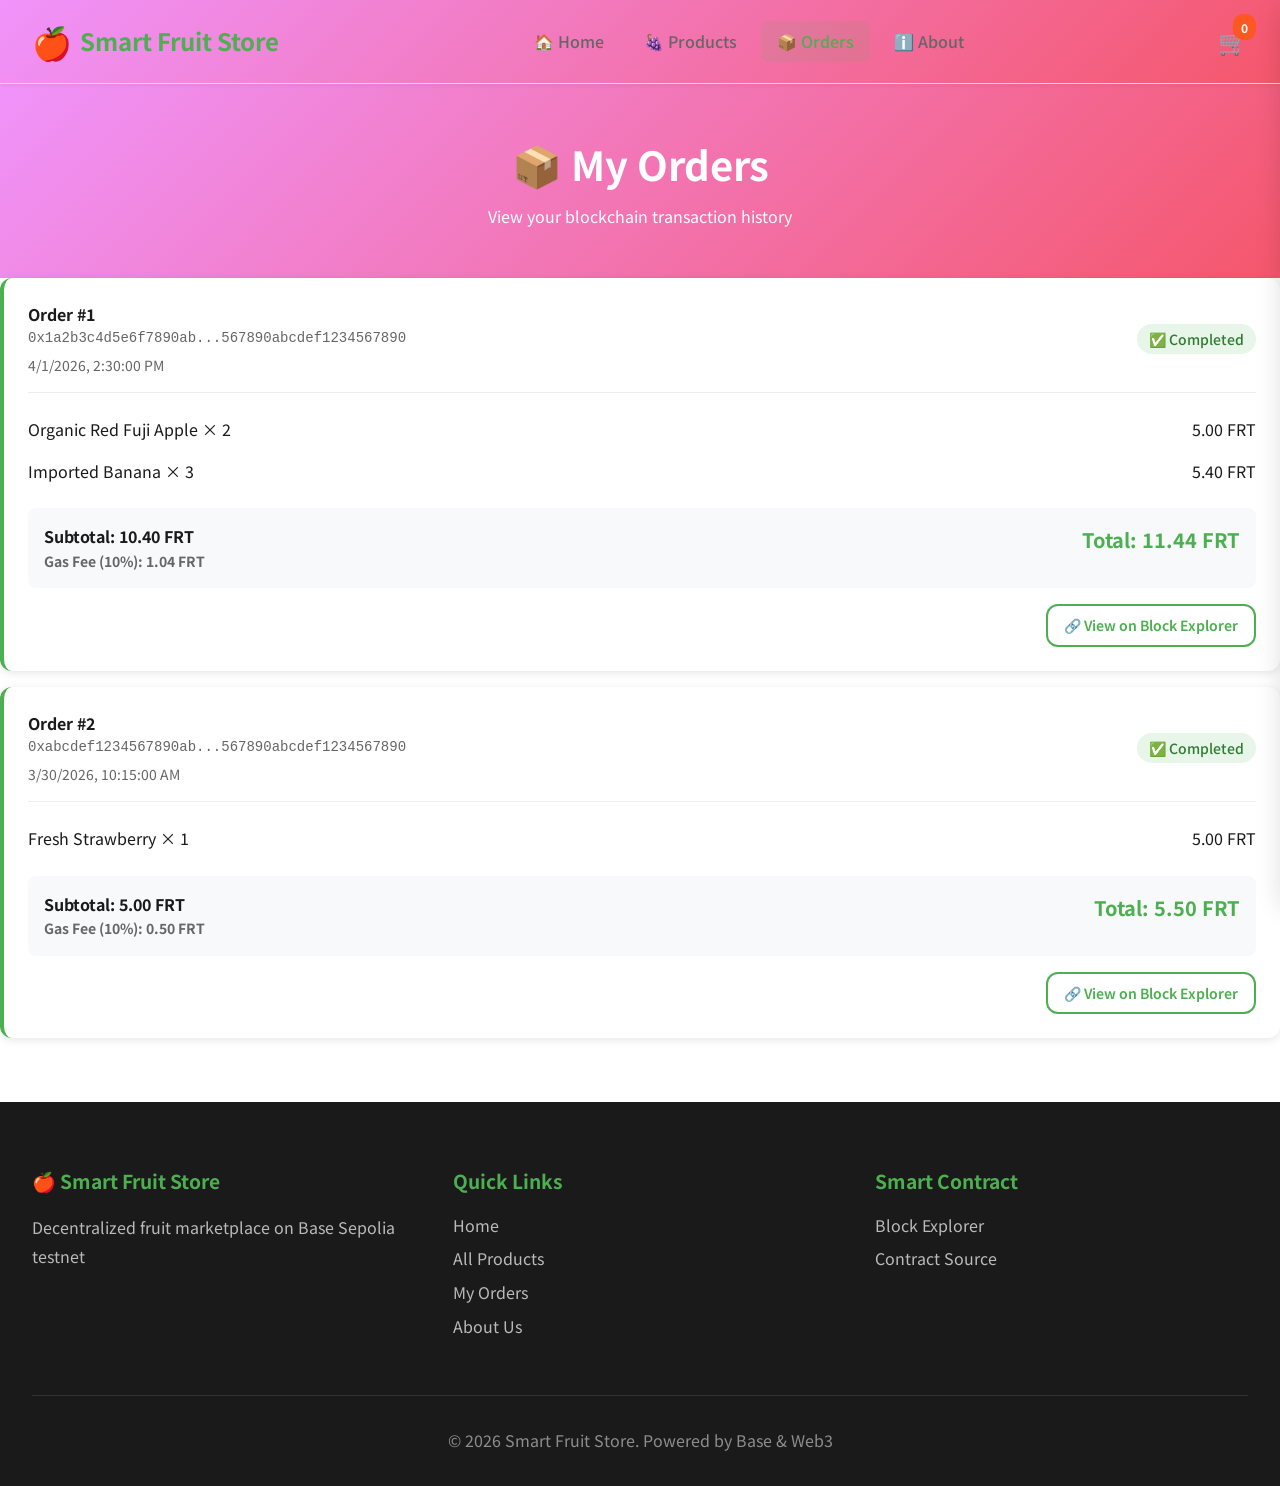
<file: orders.html>
<!DOCTYPE html>
<html lang="en">
<head>
    <meta charset="UTF-8">
    <meta name="viewport" content="width=device-width, initial-scale=1.0">
    <title>My Orders - Smart Fruit Store</title>
    <link rel="stylesheet" href="css/style.css">
    <link href="https://fonts.googleapis.com/css2?family=Noto+Sans+SC:wght@300;400;500;700&display=swap" rel="stylesheet">
    <style>
        .page-orders .header {
            background: linear-gradient(135deg, #f093fb 0%, #f5576c 100%);
        }
        .orders-hero {
            background: linear-gradient(135deg, #f093fb 0%, #f5576c 100%);
            color: white;
            padding: 3rem 2rem;
            text-align: center;
        }
        .orders-hero h1 {
            font-size: 2.5rem;
            margin-bottom: 0.5rem;
        }
        .order-card {
            background: white;
            border-radius: 12px;
            padding: 1.5rem;
            margin-bottom: 1rem;
            box-shadow: 0 2px 8px rgba(0,0,0,0.1);
            border-left: 4px solid #4CAF50;
        }
        .order-header {
            display: flex;
            justify-content: space-between;
            align-items: center;
            padding-bottom: 1rem;
            border-bottom: 1px solid #eee;
            margin-bottom: 1rem;
        }
        .order-id {
            font-family: monospace;
            color: #666;
            font-size: 0.875rem;
        }
        .order-status {
            padding: 0.25rem 0.75rem;
            border-radius: 20px;
            font-size: 0.875rem;
            font-weight: 500;
        }
        .status-completed {
            background: #e8f5e9;
            color: #2e7d32;
        }
        .status-pending {
            background: #fff3e0;
            color: #ef6c00;
        }
        .status-failed {
            background: #ffebee;
            color: #c62828;
        }
        .order-items {
            margin-bottom: 1rem;
        }
        .order-item {
            display: flex;
            justify-content: space-between;
            padding: 0.5rem 0;
        }
        .order-total {
            display: flex;
            justify-content: space-between;
            padding: 1rem;
            background: #f8f9fa;
            border-radius: 8px;
            font-weight: bold;
        }
        .empty-orders {
            text-align: center;
            padding: 4rem 2rem;
            color: #666;
        }
        .empty-orders-icon {
            font-size: 4rem;
            margin-bottom: 1rem;
        }
    </style>
</head>
<body class="page-orders">
    <!-- Header Navigation -->
    <header class="header">
        <div class="header-content">
            <a href="index.html" class="logo">
                <span class="logo-icon">🍎</span>
                <span class="logo-text">Smart Fruit Store</span>
            </a>
            <nav class="navigation">
                <a href="index.html" class="nav-link">🏠 Home</a>
                <a href="products.html" class="nav-link">🍇 Products</a>
                <a href="orders.html" class="nav-link active">📦 Orders</a>
                <a href="about.html" class="nav-link">ℹ️ About</a>
            </nav>
            <div class="header-actions">
                <div class="cart-icon" onclick="toggleCart()">
                    🛒
                    <span class="cart-count" id="cartCount">0</span>
                </div>
            </div>
        </div>
    </header>

    <!-- Page Hero -->
    <section class="orders-hero">
        <h1>📦 My Orders</h1>
        <p>View your blockchain transaction history</p>
    </section>

    <!-- Main Content -->
    <main class="main-content">
        <div class="orders-container" id="ordersContainer">
            <!-- Orders rendered by JavaScript -->
        </div>
    </main>

    <!-- Cart Sidebar -->
    <div class="cart-sidebar" id="cartSidebar">
        <div class="cart-header">
            <h3>🛒 My Cart</h3>
            <button class="close-cart" onclick="toggleCart()">×</button>
        </div>
        <div class="cart-items" id="cartItems">
            <p class="empty-cart">Your cart is empty</p>
        </div>
        <div class="cart-footer">
            <div class="cart-total">
                <span>Subtotal:</span>
                <span class="total-amount" id="cartTotal">0 FRT</span>
            </div>
            <div class="cart-fee">
                <span>Gas Fee (10%):</span>
                <span class="fee-amount" id="cartFee">0 FRT</span>
            </div>
            <div class="cart-grand-total">
                <span>Total:</span>
                <span class="grand-total-amount" id="cartGrandTotal">0 FRT</span>
            </div>
            <a href="checkout.html" class="checkout-btn">💳 Checkout</a>
        </div>
    </div>

    <!-- Footer -->
    <footer class="footer">
        <div class="footer-content">
            <div class="footer-section">
                <h4>🍎 Smart Fruit Store</h4>
                <p>Decentralized fruit marketplace on Base Sepolia testnet</p>
            </div>
            <div class="footer-section">
                <h4>Quick Links</h4>
                <a href="index.html">Home</a>
                <a href="products.html">All Products</a>
                <a href="orders.html">My Orders</a>
                <a href="about.html">About Us</a>
            </div>
            <div class="footer-section">
                <h4>Smart Contract</h4>
                <a href="https://sepolia.basescan.org" target="_blank">Block Explorer</a>
                <a href="contracts/FruitStore.sol">Contract Source</a>
            </div>
        </div>
        <div class="footer-bottom">
            <p>&copy; 2026 Smart Fruit Store. Powered by Base & Web3</p>
        </div>
    </footer>

    <script src="js/app.js"></script>
    <script src="js/contract.js"></script>
    <script>
        const mockOrders = [
            {
                id: '1',
                txHash: '0x1a2b3c4d5e6f7890abcdef1234567890abcdef1234567890abcdef1234567890',
                status: 'completed',
                timestamp: new Date('2026-04-01 14:30:00'),
                items: [
                    { name: 'Organic Red Fuji Apple', quantity: 2, price: 2.5 },
                    { name: 'Imported Banana', quantity: 3, price: 1.8 }
                ],
                subtotal: 10.4,
                fee: 1.04,
                total: 11.44
            },
            {
                id: '2',
                txHash: '0xabcdef1234567890abcdef1234567890abcdef1234567890abcdef1234567890',
                status: 'completed',
                timestamp: new Date('2026-03-30 10:15:00'),
                items: [
                    { name: 'Fresh Strawberry', quantity: 1, price: 5.0 }
                ],
                subtotal: 5.0,
                fee: 0.5,
                total: 5.5
            }
        ];

        document.addEventListener('DOMContentLoaded', () => {
            renderOrders();
            updateCartDisplay();
        });

        function renderOrders() {
            const container = document.getElementById('ordersContainer');
            
            if (mockOrders.length === 0) {
                container.innerHTML = `
                    <div class="empty-orders">
                        <div class="empty-orders-icon">📦</div>
                        <h2>No Orders Yet</h2>
                        <p>Start shopping for fresh fruits!</p>
                        <a href="products.html" class="btn btn-primary" style="display: inline-block; margin-top: 1rem;">Start Shopping</a>
                    </div>
                `;
                return;
            }

            container.innerHTML = mockOrders.map(order => `
                <div class="order-card">
                    <div class="order-header">
                        <div>
                            <strong>Order #${order.id}</strong>
                            <div class="order-id">${order.txHash.substring(0, 20)}...${order.txHash.substring(44)}</div>
                            <div style="font-size: 0.875rem; color: #666; margin-top: 0.25rem;">
                                ${order.timestamp.toLocaleString('en-US')}
                            </div>
                        </div>
                        <span class="order-status status-${order.status}">
                            ${order.status === 'completed' ? '✅ Completed' : order.status === 'pending' ? '⏳ Processing' : '❌ Failed'}
                        </span>
                    </div>
                    <div class="order-items">
                        ${order.items.map(item => `
                            <div class="order-item">
                                <span>${item.name} × ${item.quantity}</span>
                                <span>${(item.price * item.quantity).toFixed(2)} FRT</span>
                            </div>
                        `).join('')}
                    </div>
                    <div class="order-total">
                        <div>
                            <div>Subtotal: ${order.subtotal.toFixed(2)} FRT</div>
                            <div style="font-size: 0.875rem; color: #666;">Gas Fee (10%): ${order.fee.toFixed(2)} FRT</div>
                        </div>
                        <div style="font-size: 1.25rem; color: #4CAF50;">
                            Total: ${order.total.toFixed(2)} FRT
                        </div>
                    </div>
                    <div style="margin-top: 1rem; text-align: right;">
                        <a href="https://sepolia.basescan.org/tx/${order.txHash}" target="_blank" class="btn btn-secondary" style="font-size: 0.875rem; padding: 0.5rem 1rem;">
                            🔗 View on Block Explorer
                        </a>
                    </div>
                </div>
            `).join('');
        }
    </script>
</body>
</html>
</file>
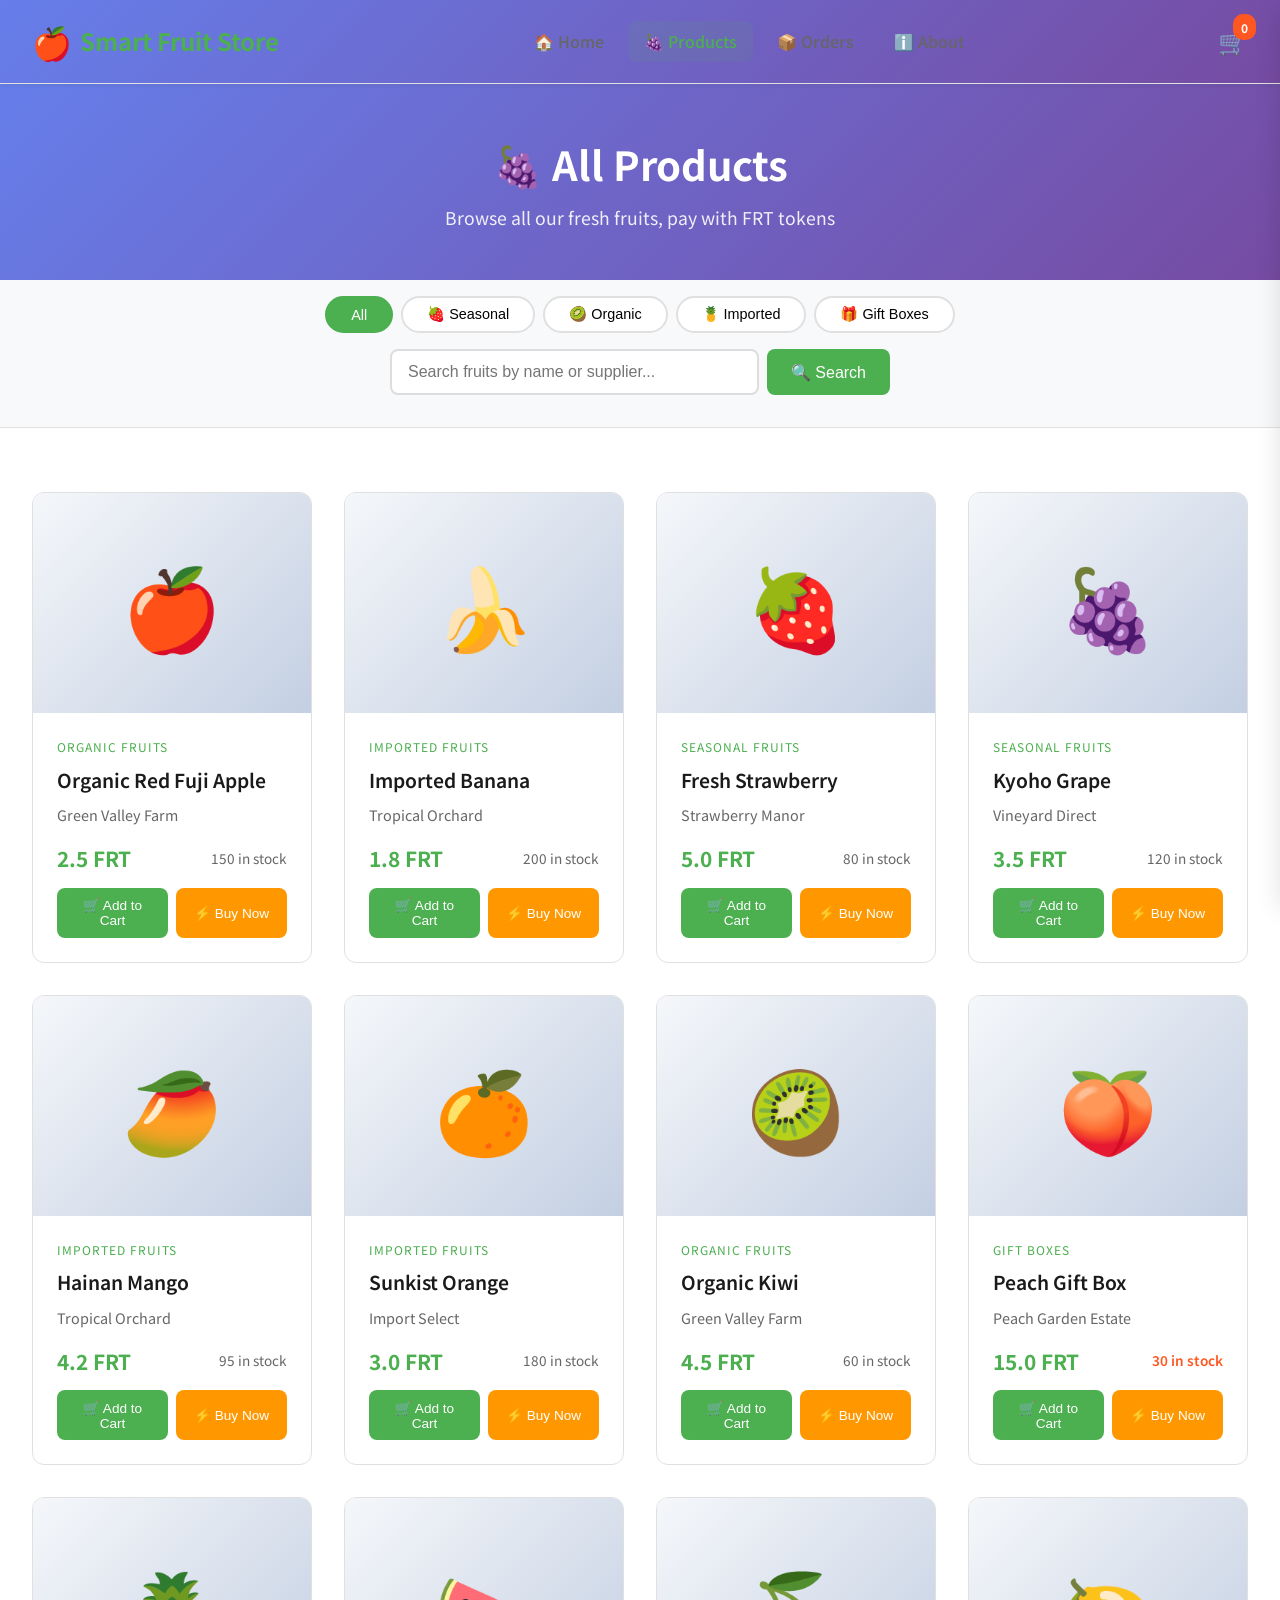
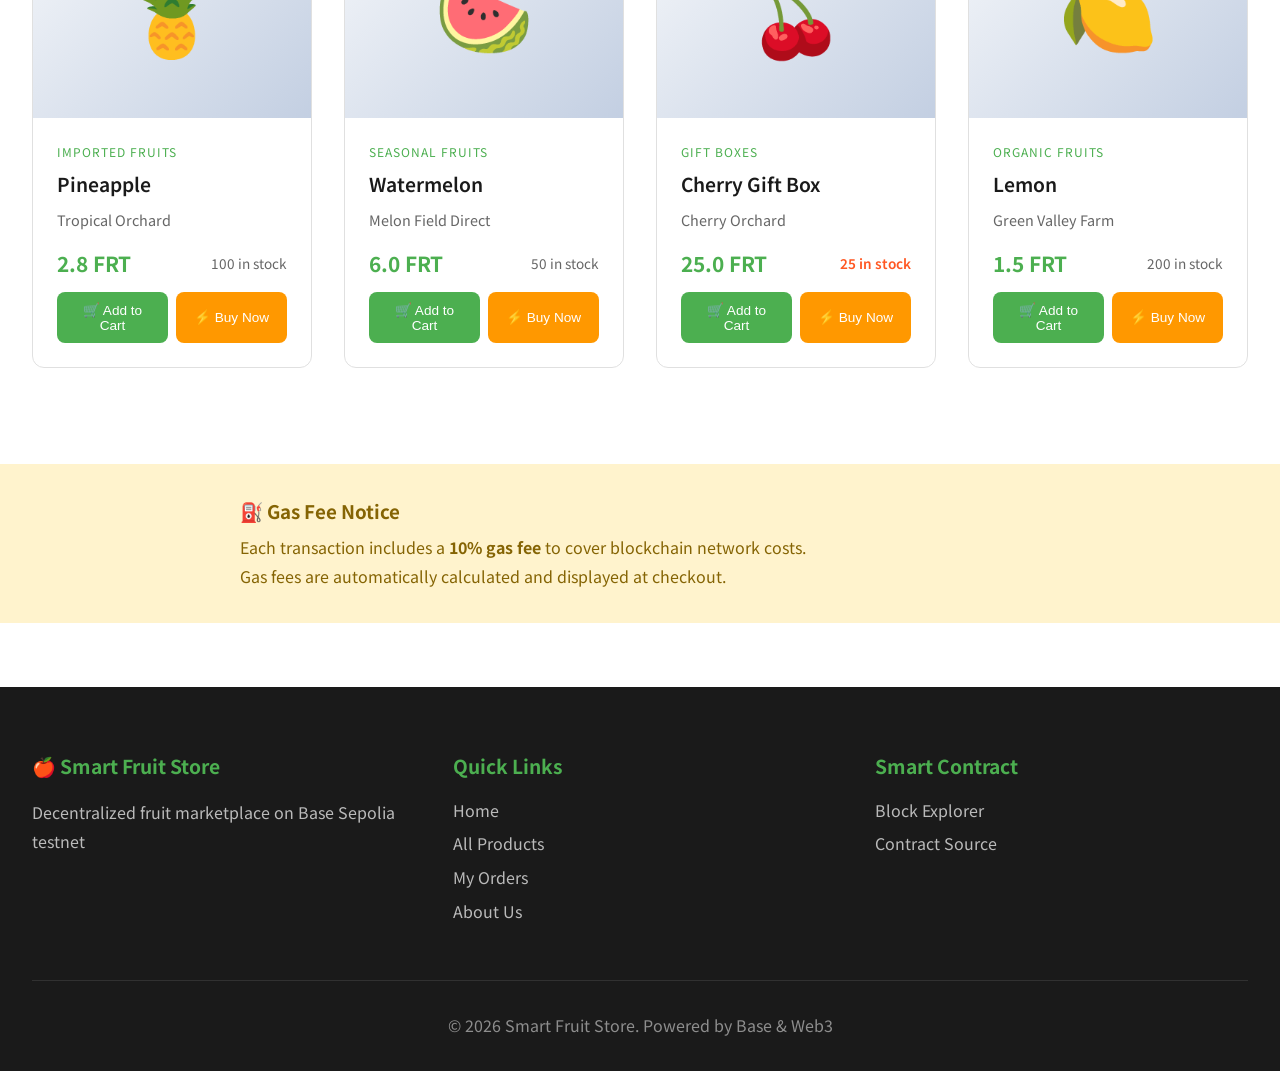
<file: products.html>
<!DOCTYPE html>
<html lang="en">
<head>
    <meta charset="UTF-8">
    <meta name="viewport" content="width=device-width, initial-scale=1.0">
    <title>All Products - Smart Fruit Store</title>
    <link rel="stylesheet" href="css/style.css">
    <link href="https://fonts.googleapis.com/css2?family=Noto+Sans+SC:wght@300;400;500;700&display=swap" rel="stylesheet">
    <style>
        .page-products .header {
            background: linear-gradient(135deg, #667eea 0%, #764ba2 100%);
        }
        .products-hero {
            background: linear-gradient(135deg, #667eea 0%, #764ba2 100%);
            color: white;
            padding: 3rem 2rem;
            text-align: center;
        }
        .products-hero h1 {
            font-size: 2.5rem;
            margin-bottom: 0.5rem;
        }
        .products-hero p {
            font-size: 1.1rem;
            opacity: 0.9;
        }
    </style>
</head>
<body class="page-products">
    <!-- Header Navigation -->
    <header class="header">
        <div class="header-content">
            <a href="index.html" class="logo">
                <span class="logo-icon">🍎</span>
                <span class="logo-text">Smart Fruit Store</span>
            </a>
            <nav class="navigation">
                <a href="index.html" class="nav-link">🏠 Home</a>
                <a href="products.html" class="nav-link active">🍇 Products</a>
                <a href="orders.html" class="nav-link">📦 Orders</a>
                <a href="about.html" class="nav-link">ℹ️ About</a>
            </nav>
            <div class="header-actions">
                <div class="cart-icon" onclick="toggleCart()">
                    🛒
                    <span class="cart-count" id="cartCount">0</span>
                </div>
            </div>
        </div>
    </header>

    <!-- Page Hero -->
    <section class="products-hero">
        <h1>🍇 All Products</h1>
        <p>Browse all our fresh fruits, pay with FRT tokens</p>
    </section>

    <!-- Main Content -->
    <main class="main-content">
        <!-- Filter Section -->
        <section class="filter-section">
            <div class="filter-buttons">
                <button class="filter-btn active" onclick="filterProducts('all')">All</button>
                <button class="filter-btn" onclick="filterProducts('seasonal')">🍓 Seasonal</button>
                <button class="filter-btn" onclick="filterProducts('organic')">🥝 Organic</button>
                <button class="filter-btn" onclick="filterProducts('imported')">🍍 Imported</button>
                <button class="filter-btn" onclick="filterProducts('gift')">🎁 Gift Boxes</button>
            </div>
            <div class="search-box-large">
                <input type="text" placeholder="Search fruits by name or supplier..." id="searchInput" onkeypress="if(event.key==='Enter') searchProducts()">
                <button class="search-btn-large" onclick="searchProducts()">🔍 Search</button>
            </div>
        </section>

        <!-- Product List -->
        <section class="products-section">
            <div class="products-grid" id="productsGrid">
                <!-- Products rendered by JavaScript -->
            </div>
        </section>

        <!-- Gas Fee Notice -->
        <section class="fee-notice-section">
            <div class="fee-notice">
                <h3>⛽ Gas Fee Notice</h3>
                <p>Each transaction includes a <strong>10% gas fee</strong> to cover blockchain network costs.</p>
                <p>Gas fees are automatically calculated and displayed at checkout.</p>
            </div>
        </section>
    </main>

    <!-- Cart Sidebar -->
    <div class="cart-sidebar" id="cartSidebar">
        <div class="cart-header">
            <h3>🛒 My Cart</h3>
            <button class="close-cart" onclick="toggleCart()">×</button>
        </div>
        <div class="cart-items" id="cartItems">
            <p class="empty-cart">Your cart is empty</p>
        </div>
        <div class="cart-footer">
            <div class="cart-total">
                <span>Subtotal:</span>
                <span class="total-amount" id="cartTotal">0 FRT</span>
            </div>
            <div class="cart-fee">
                <span>Gas Fee (10%):</span>
                <span class="fee-amount" id="cartFee">0 FRT</span>
            </div>
            <div class="cart-grand-total">
                <span>Total:</span>
                <span class="grand-total-amount" id="cartGrandTotal">0 FRT</span>
            </div>
            <a href="checkout.html" class="checkout-btn">💳 Checkout</a>
        </div>
    </div>

    <!-- Footer -->
    <footer class="footer">
        <div class="footer-content">
            <div class="footer-section">
                <h4>🍎 Smart Fruit Store</h4>
                <p>Decentralized fruit marketplace on Base Sepolia testnet</p>
            </div>
            <div class="footer-section">
                <h4>Quick Links</h4>
                <a href="index.html">Home</a>
                <a href="products.html">All Products</a>
                <a href="orders.html">My Orders</a>
                <a href="about.html">About Us</a>
            </div>
            <div class="footer-section">
                <h4>Smart Contract</h4>
                <a href="https://sepolia.basescan.org" target="_blank">Block Explorer</a>
                <a href="contracts/FruitStore.sol">Contract Source</a>
            </div>
        </div>
        <div class="footer-bottom">
            <p>&copy; 2026 Smart Fruit Store. Powered by Base & Web3</p>
        </div>
    </footer>

    <script src="js/app.js"></script>
    <script src="js/contract.js"></script>
    <script>
        document.addEventListener('DOMContentLoaded', () => {
            renderProducts();
            updateCartDisplay();
        });

        function filterProducts(category) {
            document.querySelectorAll('.filter-btn').forEach(btn => {
                btn.classList.remove('active');
            });
            event.target.classList.add('active');

            const grid = document.getElementById('productsGrid');
            let filtered = category === 'all' ? products : products.filter(p => p.category === category);
            
            grid.innerHTML = filtered.map(product => `
                <div class="product-card">
                    <div class="product-image" onclick="viewProduct(${product.id})">${product.image}</div>
                    <div class="product-info">
                        <div class="product-category">${getCategoryName(product.category)}</div>
                        <h3 class="product-name" onclick="viewProduct(${product.id})">${product.name}</h3>
                        <p class="product-supplier">${product.supplier}</p>
                        <div class="product-footer">
                            <span class="product-price">${product.price.toFixed(2)} FRT</span>
                            <span class="product-stock ${product.stock < 50 ? 'stock-low' : ''}">
                                ${product.stock > 0 ? `${product.stock} in stock` : 'Out of Stock'}
                            </span>
                        </div>
                        <div class="product-actions">
                            <button class="add-to-cart-btn" onclick="addToCart(${product.id})">
                                🛒 Add to Cart
                            </button>
                            <button class="buy-now-btn" onclick="buyNow(${product.id})">
                                ⚡ Buy Now
                            </button>
                        </div>
                    </div>
                </div>
            `).join('');
        }

        function searchProducts() {
            const query = document.getElementById('searchInput').value.toLowerCase();
            const grid = document.getElementById('productsGrid');
            
            if (!query) {
                filterProducts('all');
                return;
            }
            
            const filtered = products.filter(p => 
                p.name.toLowerCase().includes(query) || 
                p.supplier.toLowerCase().includes(query)
            );
            
            grid.innerHTML = filtered.map(product => `
                <div class="product-card">
                    <div class="product-image">${product.image}</div>
                    <div class="product-info">
                        <div class="product-category">${getCategoryName(product.category)}</div>
                        <h3 class="product-name">${product.name}</h3>
                        <p class="product-supplier">${product.supplier}</p>
                        <div class="product-footer">
                            <span class="product-price">${product.price.toFixed(2)} FRT</span>
                            <span class="product-stock">${product.stock} in stock</span>
                        </div>
                        <div class="product-actions">
                            <button class="add-to-cart-btn" onclick="addToCart(${product.id})">Add to Cart</button>
                            <button class="buy-now-btn" onclick="buyNow(${product.id})">Buy Now</button>
                        </div>
                    </div>
                </div>
            `).join('');
        }
    </script>
</body>
</html>
</file>
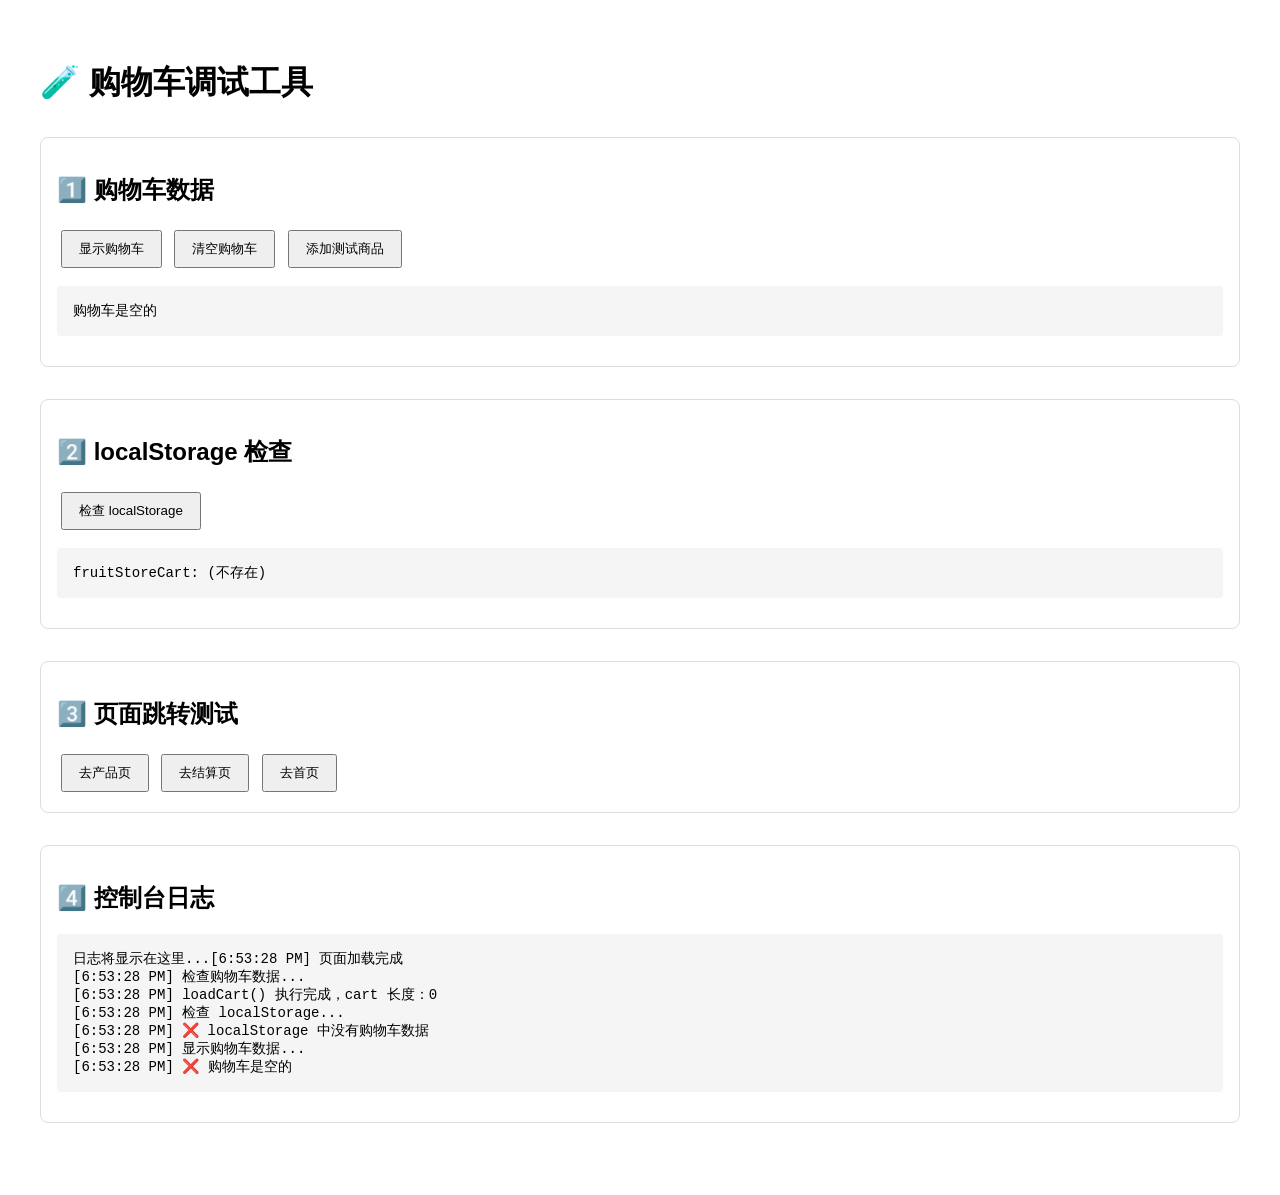
<file: test-cart.html>
<!DOCTYPE html>
<html lang="zh-CN">
<head>
    <meta charset="UTF-8">
    <meta name="viewport" content="width=device-width, initial-scale=1.0">
    <title>购物车测试 - 智能水果店</title>
    <style>
        body { font-family: Arial, sans-serif; padding: 2rem; }
        .test-section { margin: 2rem 0; padding: 1rem; border: 1px solid #ddd; border-radius: 8px; }
        button { padding: 0.5rem 1rem; margin: 0.25rem; cursor: pointer; }
        .success { background: #4CAF50; color: white; }
        .error { background: #f44336; color: white; }
        pre { background: #f5f5f5; padding: 1rem; border-radius: 4px; overflow-x: auto; }
        .log { font-family: monospace; font-size: 0.875rem; }
    </style>
</head>
<body>
    <h1>🧪 购物车调试工具</h1>
    
    <div class="test-section">
        <h2>1️⃣ 购物车数据</h2>
        <button onclick="showCart()">显示购物车</button>
        <button onclick="clearCart()">清空购物车</button>
        <button onclick="addTestItems()">添加测试商品</button>
        <pre id="cartDisplay" class="log">点击"显示购物车"查看</pre>
    </div>

    <div class="test-section">
        <h2>2️⃣ localStorage 检查</h2>
        <button onclick="checkLocalStorage()">检查 localStorage</button>
        <pre id="storageDisplay" class="log">点击"检查 localStorage"查看</pre>
    </div>

    <div class="test-section">
        <h2>3️⃣ 页面跳转测试</h2>
        <button onclick="window.location.href='products.html'">去产品页</button>
        <button onclick="window.location.href='checkout.html'">去结算页</button>
        <button onclick="window.location.href='index.html'">去首页</button>
    </div>

    <div class="test-section">
        <h2>4️⃣ 控制台日志</h2>
        <pre id="consoleLog" class="log">日志将显示在这里...</pre>
    </div>

    <script src="js/app.js"></script>
    <script>
        // 重定向 console.log
        const originalLog = console.log;
        const logElement = document.getElementById('consoleLog');
        
        function log(message) {
            const timestamp = new Date().toLocaleTimeString();
            logElement.textContent += `[${timestamp}] ${message}\n`;
            logElement.scrollTop = logElement.scrollHeight;
            originalLog.apply(console, arguments);
        }

        // 显示购物车
        function showCart() {
            log('显示购物车数据...');
            const cartDisplay = document.getElementById('cartDisplay');
            if (cart.length === 0) {
                cartDisplay.textContent = '购物车是空的';
                log('❌ 购物车是空的');
            } else {
                cartDisplay.textContent = JSON.stringify(cart, null, 2);
                log(`✅ 购物车有 ${cart.length} 件商品`);
                const total = cart.reduce((sum, item) => sum + (item.price * item.quantity), 0);
                log(`💰 总计：${total.toFixed(2)} FRT`);
            }
        }

        // 清空购物车
        function clearCart() {
            log('清空购物车...');
            cart = [];
            saveCart();
            showCart();
            checkLocalStorage();
        }

        // 添加测试商品
        function addTestItems() {
            log('添加测试商品...');
            cart = [
                { id: 1, name: '有机红富士苹果', price: 2.5, quantity: 2, image: '🍎' },
                { id: 2, name: '进口香蕉', price: 1.8, quantity: 1, image: '🍌' }
            ];
            saveCart();
            showCart();
            checkLocalStorage();
            log('✅ 测试商品已添加');
        }

        // 检查 localStorage
        function checkLocalStorage() {
            log('检查 localStorage...');
            const storageDisplay = document.getElementById('storageDisplay');
            const cartData = localStorage.getItem('fruitStoreCart');
            
            if (!cartData) {
                storageDisplay.textContent = 'fruitStoreCart: (不存在)';
                log('❌ localStorage 中没有购物车数据');
            } else {
                try {
                    const parsed = JSON.parse(cartData);
                    storageDisplay.textContent = `fruitStoreCart:\n${cartData}`;
                    log(`✅ localStorage 中有 ${parsed.length} 件商品`);
                } catch (e) {
                    storageDisplay.textContent = `fruitStoreCart: (解析错误) ${cartData}`;
                    log('❌ localStorage 数据解析失败');
                }
            }
        }

        // 页面加载时自动检查
        window.addEventListener('load', () => {
            log('页面加载完成');
            log('检查购物车数据...');
            
            // 加载购物车
            loadCart();
            log(`loadCart() 执行完成，cart 长度：${cart.length}`);
            
            checkLocalStorage();
            showCart();
        });
    </script>
</body>
</html>
</file>
<file: css/style.css>
/* 全局样式 */
* {
    margin: 0;
    padding: 0;
    box-sizing: border-box;
}

:root {
    --primary-color: #4CAF50;
    --primary-dark: #388E3C;
    --secondary-color: #FF9800;
    --accent-color: #FF5722;
    --text-primary: #1a1a1a;
    --text-secondary: #666;
    --text-light: #999;
    --bg-primary: #ffffff;
    --bg-secondary: #f8f9fa;
    --bg-dark: #1a1a1a;
    --border-color: #e0e0e0;
    --shadow-sm: 0 2px 4px rgba(0,0,0,0.05);
    --shadow-md: 0 4px 12px rgba(0,0,0,0.1);
    --shadow-lg: 0 8px 24px rgba(0,0,0,0.12);
    --radius-sm: 8px;
    --radius-md: 12px;
    --radius-lg: 16px;
}

/* 各页面头部背景区分 */
.page-home .header {
    background: rgba(255, 255, 255, 0.95);
}

.page-products .header {
    background: linear-gradient(135deg, #667eea 0%, #764ba2 100%);
}

.page-orders .header {
    background: linear-gradient(135deg, #f093fb 0%, #f5576c 100%);
}

.page-about .header {
    background: linear-gradient(135deg, #4facfe 0%, #00f2fe 100%);
}

.page-checkout .header {
    background: linear-gradient(135deg, #11998e 0%, #38ef7d 100%);
}

body {
    font-family: 'Noto Sans SC', -apple-system, BlinkMacSystemFont, 'Segoe UI', sans-serif;
    color: var(--text-primary);
    background: var(--bg-primary);
    line-height: 1.6;
}

a {
    text-decoration: none;
    color: inherit;
    transition: color 0.3s ease;
}

/* 页面头部 */
.page-header {
    text-align: center;
    padding: 3rem 1rem;
    background: linear-gradient(135deg, #f8f9fa 0%, #e9ecef 100%);
}

.page-header h1 {
    font-size: 2.5rem;
    margin-bottom: 0.5rem;
    color: var(--text-primary);
}

.page-header p {
    color: var(--text-secondary);
    font-size: 1.1rem;
}

/* 筛选器 */
.filter-section {
    padding: 1rem 2rem;
    background: var(--bg-secondary);
    border-bottom: 1px solid var(--border-color);
}

.filter-buttons {
    display: flex;
    justify-content: center;
    gap: 0.5rem;
    flex-wrap: wrap;
}

.filter-btn {
    padding: 0.5rem 1.5rem;
    border: 2px solid var(--border-color);
    background: white;
    border-radius: 20px;
    cursor: pointer;
    transition: all 0.3s;
    font-size: 0.9rem;
}

.filter-btn:hover {
    border-color: var(--primary-color);
    color: var(--primary-color);
}

.filter-btn.active {
    background: var(--primary-color);
    border-color: var(--primary-color);
    color: white;
}

/* 产品操作按钮 */
.product-actions {
    display: grid;
    grid-template-columns: 1fr 1fr;
    gap: 0.5rem;
    margin-top: 0.75rem;
}

/* 加入购物车按钮 */
.add-to-cart-btn {
    padding: 0.6rem 0.75rem;
    background: var(--primary-color);
    color: white;
    border: none;
    border-radius: 8px;
    cursor: pointer;
    transition: all 0.3s;
    font-size: 0.85rem;
    font-weight: 500;
}

.add-to-cart-btn:hover {
    background: var(--primary-dark);
    transform: translateY(-2px);
}

/* 立即购买按钮 */
.buy-now-btn {
    padding: 0.6rem 0.75rem;
    background: var(--secondary-color);
    color: white;
    border: none;
    border-radius: 8px;
    cursor: pointer;
    transition: all 0.3s;
    font-size: 0.85rem;
    font-weight: 500;
}

.buy-now-btn:hover {
    background: #F57C00;
    transform: translateY(-2px);
}

/* 钱包连接按钮 */
.wallet-connect {
    padding: 0.5rem 1rem;
    background: #f59e0b;
    color: white;
    border-radius: 8px;
    cursor: pointer;
    transition: all 0.3s;
    font-size: 0.875rem;
    font-weight: 500;
    display: flex;
    align-items: center;
    gap: 0.25rem;
}

.wallet-connect:hover {
    background: #d97706;
}

/* 购物车费用显示 */
.cart-fee {
    display: flex;
    justify-content: space-between;
    padding: 0.5rem 1rem;
    color: #ff9800;
    font-size: 0.875rem;
    border-top: 1px dashed #eee;
}

.cart-grand-total {
    display: flex;
    justify-content: space-between;
    padding: 0.75rem 1rem;
    font-weight: bold;
    font-size: 1.1rem;
    color: var(--primary-color);
    border-top: 2px solid #eee;
}

/* 搜索框大尺寸 */
.search-box-large {
    display: flex;
    max-width: 500px;
    margin: 1rem auto;
    gap: 0.5rem;
}

.search-box-large input {
    flex: 1;
    padding: 0.75rem 1rem;
    border: 2px solid #ddd;
    border-radius: 8px;
    font-size: 1rem;
}

.search-box-large input:focus {
    outline: none;
    border-color: var(--primary-color);
}

.search-btn-large {
    padding: 0.75rem 1.5rem;
    background: var(--primary-color);
    color: white;
    border: none;
    border-radius: 8px;
    cursor: pointer;
    font-size: 1rem;
    transition: background 0.3s;
}

.search-btn-large:hover {
    background: var(--primary-dark);
}

/* 燃油费说明区域 */
.fee-notice-section {
    padding: 2rem;
    background: #fff3cd;
    margin: 2rem 0;
}

.fee-notice {
    max-width: 800px;
    margin: 0 auto;
}

.fee-notice h3 {
    color: #856404;
    margin-bottom: 0.5rem;
}

.fee-notice p {
    color: #856404;
    line-height: 1.8;
}

/* 特性网格 */
.features-section {
    padding: 3rem 2rem;
    background: var(--bg-secondary);
}

.features-grid {
    display: grid;
    grid-template-columns: repeat(auto-fit, minmax(250px, 1fr));
    gap: 1.5rem;
    max-width: 1200px;
    margin: 0 auto;
}

.feature-card {
    background: white;
    padding: 1.5rem;
    border-radius: 12px;
    text-align: center;
    box-shadow: var(--shadow-md);
    transition: transform 0.3s;
}

.feature-card:hover {
    transform: translateY(-4px);
}

.feature-icon {
    font-size: 3rem;
    margin-bottom: 1rem;
}

.feature-card h3 {
    margin-bottom: 0.5rem;
    color: var(--text-primary);
}

.feature-card p {
    color: var(--text-secondary);
    line-height: 1.6;
}

/* 顶部导航栏 */
.header {
    position: sticky;
    top: 0;
    z-index: 1000;
    background: rgba(255, 255, 255, 0.95);
    backdrop-filter: blur(10px);
    border-bottom: 1px solid var(--border-color);
    box-shadow: var(--shadow-sm);
}

.header-content {
    max-width: 1400px;
    margin: 0 auto;
    padding: 1rem 2rem;
    display: flex;
    align-items: center;
    justify-content: space-between;
    gap: 2rem;
}

.logo {
    display: flex;
    align-items: center;
    gap: 0.5rem;
    font-size: 1.5rem;
    font-weight: 700;
    color: var(--primary-color);
}

.logo-icon {
    font-size: 2rem;
}

.navigation {
    display: flex;
    gap: 0.5rem;
}

.nav-link {
    padding: 0.5rem 1rem;
    border-radius: var(--radius-sm);
    color: var(--text-secondary);
    font-weight: 500;
    transition: all 0.3s ease;
}

.nav-link:hover,
.nav-link.active {
    color: var(--primary-color);
    background: rgba(76, 175, 80, 0.1);
}

.header-actions {
    display: flex;
    align-items: center;
    gap: 1rem;
}

.search-box {
    display: flex;
    align-items: center;
    background: var(--bg-secondary);
    border-radius: var(--radius-sm);
    padding: 0.5rem 1rem;
    border: 1px solid var(--border-color);
}

.search-box input {
    border: none;
    background: transparent;
    outline: none;
    font-size: 0.9rem;
    width: 200px;
    color: var(--text-primary);
}

.search-btn {
    background: transparent;
    border: none;
    cursor: pointer;
    font-size: 1.2rem;
    color: var(--text-secondary);
}

.mint-btn {
    padding: 0.6rem 1.2rem;
    background: var(--primary-color);
    color: white;
    border-radius: var(--radius-sm);
    font-weight: 500;
    transition: all 0.3s ease;
}

.mint-btn:hover {
    background: var(--primary-dark);
    transform: translateY(-2px);
}

.cart-icon {
    position: relative;
    font-size: 1.5rem;
    cursor: pointer;
    transition: transform 0.3s ease;
}

.cart-icon:hover {
    transform: scale(1.1);
}

.cart-count {
    position: absolute;
    top: -8px;
    right: -8px;
    background: var(--accent-color);
    color: white;
    font-size: 0.75rem;
    font-weight: 700;
    padding: 0.2rem 0.5rem;
    border-radius: 10px;
    min-width: 20px;
    text-align: center;
}

/* 主横幅区域 */
.hero-section {
    max-width: 1400px;
    margin: 0 auto;
    padding: 4rem 2rem;
    display: grid;
    grid-template-columns: 1fr 300px;
    gap: 3rem;
    align-items: center;
}

.hero-content {
    max-width: 700px;
}

.hero-subtitle {
    color: var(--primary-color);
    font-weight: 500;
    margin-bottom: 0.5rem;
    text-transform: uppercase;
    letter-spacing: 2px;
    font-size: 0.9rem;
}

.hero-title {
    font-size: 3.5rem;
    font-weight: 700;
    line-height: 1.2;
    margin-bottom: 1rem;
    color: var(--text-primary);
}

.hero-title .highlight {
    color: var(--primary-color);
}

.hero-description {
    font-size: 1.1rem;
    color: var(--text-secondary);
    margin-bottom: 2rem;
    line-height: 1.8;
}

.hero-actions {
    display: flex;
    gap: 1rem;
}

.btn {
    padding: 0.8rem 2rem;
    border-radius: var(--radius-md);
    font-weight: 600;
    font-size: 1rem;
    transition: all 0.3s ease;
    cursor: pointer;
    border: none;
    display: inline-block;
}

.btn-primary {
    background: var(--primary-color);
    color: white;
}

.btn-primary:hover {
    background: var(--primary-dark);
    transform: translateY(-2px);
    box-shadow: var(--shadow-md);
}

.btn-secondary {
    background: transparent;
    color: var(--primary-color);
    border: 2px solid var(--primary-color);
}

.btn-secondary:hover {
    background: var(--primary-color);
    color: white;
}

.hero-stats {
    display: grid;
    grid-template-columns: repeat(3, 1fr);
    gap: 1.5rem;
    background: var(--bg-secondary);
    padding: 2rem;
    border-radius: var(--radius-lg);
}

.stat-item {
    text-align: center;
}

.stat-number {
    display: block;
    font-size: 2.5rem;
    font-weight: 700;
    color: var(--primary-color);
    margin-bottom: 0.5rem;
}

.stat-label {
    color: var(--text-secondary);
    font-size: 0.9rem;
}

/* 分类区域 */
.categories-section {
    max-width: 1400px;
    margin: 0 auto;
    padding: 4rem 2rem;
}

.section-header {
    text-align: center;
    margin-bottom: 3rem;
}

.section-subtitle {
    color: var(--primary-color);
    font-weight: 500;
    text-transform: uppercase;
    letter-spacing: 2px;
    font-size: 0.9rem;
    margin-bottom: 0.5rem;
}

.section-title {
    font-size: 2.5rem;
    font-weight: 700;
    color: var(--text-primary);
}

.categories-grid {
    display: grid;
    grid-template-columns: repeat(auto-fit, minmax(250px, 1fr));
    gap: 1.5rem;
}

.category-card {
    display: flex;
    align-items: center;
    gap: 1rem;
    padding: 1.5rem;
    background: var(--bg-secondary);
    border-radius: var(--radius-md);
    transition: all 0.3s ease;
    border: 1px solid var(--border-color);
}

.category-card:hover {
    transform: translateY(-4px);
    box-shadow: var(--shadow-md);
    border-color: var(--primary-color);
}

.category-icon {
    font-size: 3rem;
}

.category-info {
    flex: 1;
}

.category-tag {
    font-size: 0.75rem;
    color: var(--text-light);
    text-transform: uppercase;
    letter-spacing: 1px;
}

.category-name {
    font-size: 1.3rem;
    font-weight: 600;
    margin: 0.3rem 0;
}

.category-count {
    font-size: 0.9rem;
    color: var(--text-secondary);
}

/* 产品区域 */
.products-section {
    max-width: 1400px;
    margin: 0 auto;
    padding: 4rem 2rem;
}

.section-header {
    display: flex;
    justify-content: space-between;
    align-items: center;
    text-align: left;
    margin-bottom: 2rem;
}

.section-title-wrapper {
    flex: 1;
}

.view-all-link {
    color: var(--primary-color);
    font-weight: 600;
    transition: all 0.3s ease;
}

.view-all-link:hover {
    color: var(--primary-dark);
}

.products-grid {
    display: grid;
    grid-template-columns: repeat(auto-fill, minmax(280px, 1fr));
    gap: 2rem;
}

.product-card {
    background: var(--bg-primary);
    border-radius: var(--radius-md);
    overflow: hidden;
    border: 1px solid var(--border-color);
    transition: all 0.3s ease;
    cursor: pointer;
}

.product-card:hover {
    transform: translateY(-8px);
    box-shadow: var(--shadow-lg);
}

.product-image {
    width: 100%;
    height: 220px;
    object-fit: cover;
    background: linear-gradient(135deg, #f5f7fa 0%, #c3cfe2 100%);
    display: flex;
    align-items: center;
    justify-content: center;
    font-size: 5rem;
}

.product-info {
    padding: 1.5rem;
}

.product-category {
    font-size: 0.75rem;
    color: var(--primary-color);
    text-transform: uppercase;
    letter-spacing: 1px;
    margin-bottom: 0.5rem;
}

.product-name {
    font-size: 1.2rem;
    font-weight: 600;
    margin-bottom: 0.5rem;
    color: var(--text-primary);
}

.product-supplier {
    font-size: 0.9rem;
    color: var(--text-secondary);
    margin-bottom: 1rem;
}

.product-footer {
    display: flex;
    justify-content: space-between;
    align-items: center;
}

.product-price {
    font-size: 1.3rem;
    font-weight: 700;
    color: var(--primary-color);
}

.product-stock {
    font-size: 0.85rem;
    color: var(--text-secondary);
}

.stock-low {
    color: var(--accent-color);
    font-weight: 600;
}

.sold-out {
    color: var(--text-light);
    text-decoration: line-through;
}

/* 供应商区域 */
.suppliers-section {
    background: linear-gradient(135deg, var(--primary-color) 0%, var(--primary-dark) 100%);
    padding: 5rem 2rem;
    margin-top: 4rem;
}

.suppliers-content {
    max-width: 800px;
    margin: 0 auto;
    text-align: center;
}

.suppliers-title {
    font-size: 2.5rem;
    font-weight: 700;
    color: white;
    margin-bottom: 1rem;
}

.suppliers-description {
    font-size: 1.1rem;
    color: rgba(255, 255, 255, 0.9);
    margin-bottom: 2rem;
    line-height: 1.8;
}

.btn-large {
    padding: 1rem 3rem;
    font-size: 1.1rem;
    background: white;
    color: var(--primary-color);
}

.btn-large:hover {
    transform: translateY(-4px);
    box-shadow: 0 12px 32px rgba(0,0,0,0.2);
}

/* 购物车侧边栏 */
.cart-sidebar {
    position: fixed;
    top: 0;
    right: -400px;
    width: 400px;
    height: 100vh;
    background: var(--bg-primary);
    box-shadow: var(--shadow-lg);
    z-index: 2000;
    transition: right 0.3s ease;
    display: flex;
    flex-direction: column;
}

.cart-sidebar.active {
    right: 0;
}

.cart-header {
    padding: 1.5rem;
    border-bottom: 1px solid var(--border-color);
    display: flex;
    justify-content: space-between;
    align-items: center;
}

.cart-header h3 {
    font-size: 1.3rem;
}

.close-cart {
    background: transparent;
    border: none;
    font-size: 2rem;
    cursor: pointer;
    color: var(--text-secondary);
    transition: color 0.3s ease;
}

.close-cart:hover {
    color: var(--text-primary);
}

.cart-items {
    flex: 1;
    overflow-y: auto;
    padding: 1.5rem;
}

.empty-cart {
    text-align: center;
    color: var(--text-light);
    padding: 3rem 1rem;
}

.cart-item {
    display: flex;
    gap: 1rem;
    padding: 1rem 0;
    border-bottom: 1px solid var(--border-color);
}

.cart-item-image {
    width: 80px;
    height: 80px;
    border-radius: var(--radius-sm);
    background: var(--bg-secondary);
    display: flex;
    align-items: center;
    justify-content: center;
    font-size: 2.5rem;
}

.cart-item-info {
    flex: 1;
}

.cart-item-name {
    font-weight: 600;
    margin-bottom: 0.3rem;
}

.cart-item-price {
    color: var(--primary-color);
    font-weight: 600;
}

.cart-item-quantity {
    display: flex;
    align-items: center;
    gap: 0.5rem;
    margin-top: 0.5rem;
}

.qty-btn {
    width: 28px;
    height: 28px;
    border: 1px solid var(--border-color);
    background: var(--bg-secondary);
    border-radius: 4px;
    cursor: pointer;
    font-weight: 600;
}

.cart-footer {
    padding: 1.5rem;
    border-top: 1px solid var(--border-color);
}

.cart-total {
    display: flex;
    justify-content: space-between;
    font-size: 1.2rem;
    font-weight: 700;
    margin-bottom: 1rem;
}

.total-amount {
    color: var(--primary-color);
}

.checkout-btn {
    width: 100%;
    padding: 1rem;
    background: var(--primary-color);
    color: white;
    border: none;
    border-radius: var(--radius-md);
    font-size: 1rem;
    font-weight: 600;
    cursor: pointer;
    transition: all 0.3s ease;
}

.checkout-btn:hover {
    background: var(--primary-dark);
}

/* 页脚 */
.footer {
    background: var(--bg-dark);
    color: white;
    padding: 4rem 2rem 2rem;
    margin-top: 4rem;
}

.footer-content {
    max-width: 1400px;
    margin: 0 auto;
    display: grid;
    grid-template-columns: repeat(auto-fit, minmax(250px, 1fr));
    gap: 3rem;
}

.footer-section h4 {
    font-size: 1.2rem;
    margin-bottom: 1rem;
    color: var(--primary-color);
}

.footer-section p {
    color: rgba(255, 255, 255, 0.7);
    line-height: 1.8;
}

.footer-section a {
    display: block;
    color: rgba(255, 255, 255, 0.7);
    margin-bottom: 0.5rem;
    transition: color 0.3s ease;
}

.footer-section a:hover {
    color: var(--primary-color);
}

.social-links {
    display: flex;
    gap: 1rem;
    margin-top: 1rem;
}

.footer-bottom {
    max-width: 1400px;
    margin: 3rem auto 0;
    padding-top: 2rem;
    border-top: 1px solid rgba(255, 255, 255, 0.1);
    text-align: center;
    color: rgba(255, 255, 255, 0.5);
}

/* 响应式设计 */
@media (max-width: 1024px) {
    .hero-section {
        grid-template-columns: 1fr;
    }
    
    .hero-stats {
        grid-template-columns: repeat(3, 1fr);
    }
}

@media (max-width: 768px) {
    .header-content {
        flex-wrap: wrap;
        gap: 1rem;
    }
    
    .navigation {
        order: 3;
        width: 100%;
        justify-content: center;
    }
    
    .hero-title {
        font-size: 2.5rem;
    }
    
    .hero-stats {
        grid-template-columns: 1fr;
    }
    
    .cart-sidebar {
        width: 100%;
        right: -100%;
    }
    
    .section-title {
        font-size: 2rem;
    }
}

/* 动画效果 */
@keyframes fadeIn {
    from {
        opacity: 0;
        transform: translateY(20px);
    }
    to {
        opacity: 1;
        transform: translateY(0);
    }
}

.product-card {
    animation: fadeIn 0.6s ease forwards;
}

.product-card:nth-child(1) { animation-delay: 0.1s; }
.product-card:nth-child(2) { animation-delay: 0.2s; }
.product-card:nth-child(3) { animation-delay: 0.3s; }
.product-card:nth-child(4) { animation-delay: 0.4s; }
.product-card:nth-child(5) { animation-delay: 0.5s; }
.product-card:nth-child(6) { animation-delay: 0.6s; }
</file>
